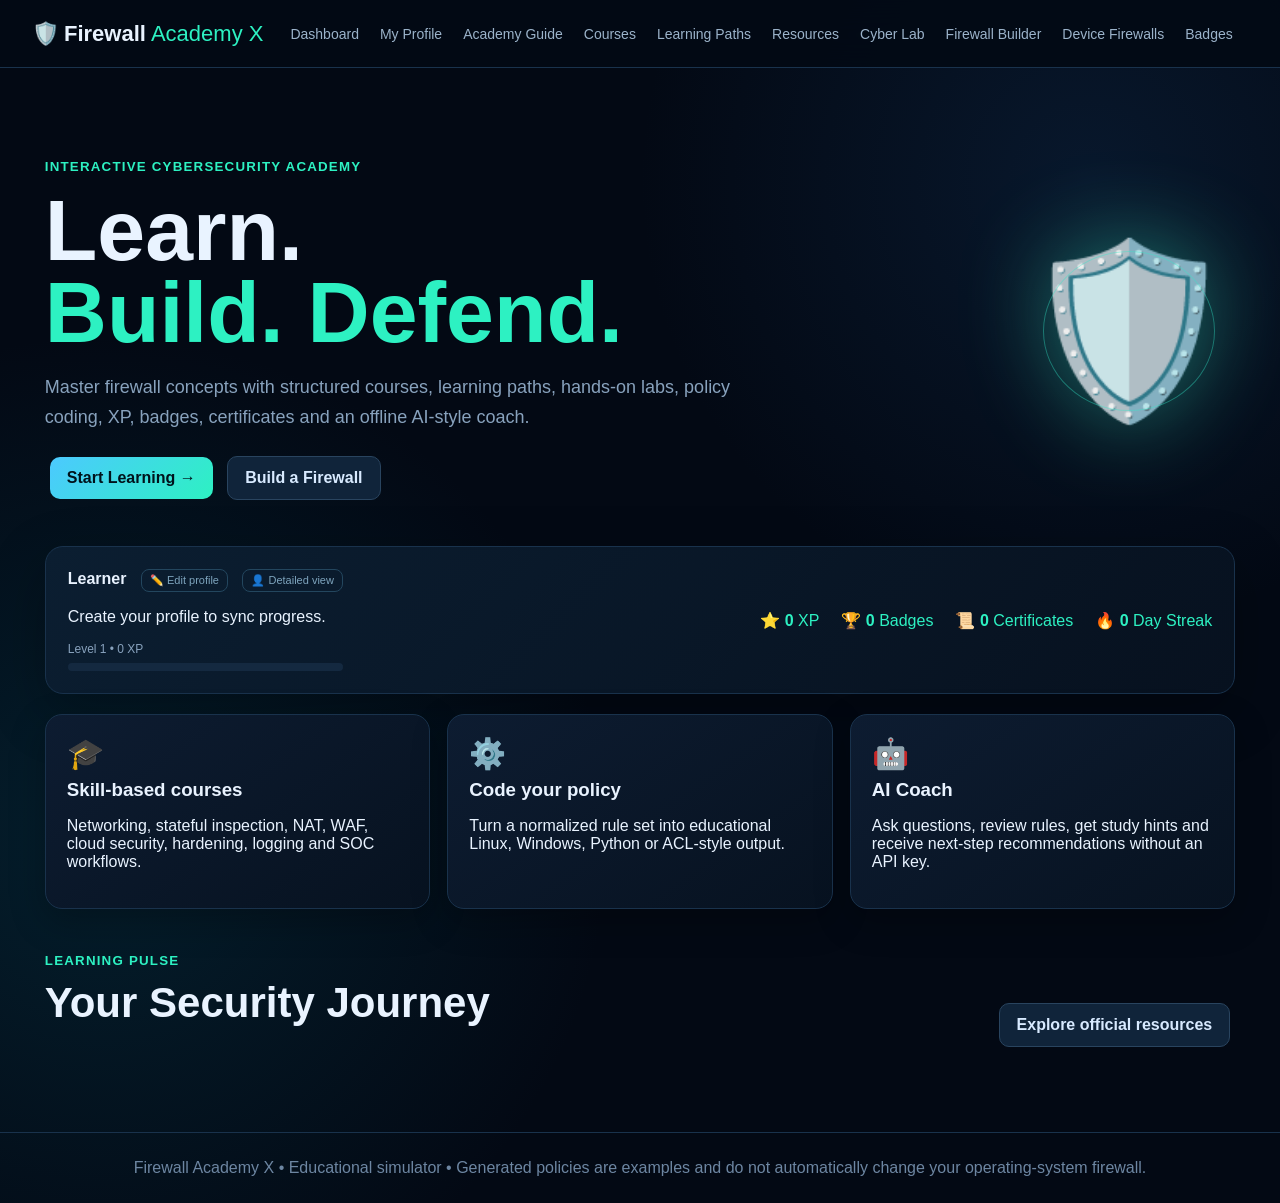
<file: index.html>
<!doctype html>
<html lang="en">
  <head>
    <meta charset="utf-8"><meta name="viewport" content="width=device-width,initial-scale=1">
    <title>Firewall Academy X</title>
    <link rel="stylesheet" href="style.css"></head>
<body>
  <header>
    <div class="logo">🛡️ <b>Firewall</b>
      <span>Academy X</span>
    </div>
    <nav>
<button data-page="dashboard">Dashboard</button>
<button data-page="profileDetails">My Profile</button>
<button data-page="guide">Academy Guide</button>
<button data-page="courses">Courses</button>
<button data-page="paths">Learning Paths</button>
<button data-page="resources">Resources</button>
<button data-page="lab">Cyber Lab</button>
<button data-page="builder">Firewall Builder</button>
<button data-page="deviceFirewall">Device Firewalls</button>
<button data-page="badges">Badges</button>
<button data-page="certificates">Certificates</button>
<button data-page="ai">AI Coach</button>
<button data-page="admin">Admin Users</button>
<button data-page="login" id="loginNav">🔐 Login</button>
</nav>
</header>
<main>
<section id="dashboard" class="page active">
  <div class="hero"><div>
    <small>INTERACTIVE CYBERSECURITY ACADEMY</small>
    <h1>Learn.<br>
      <em>Build. Defend.</em></h1>
      <p>Master firewall concepts with structured courses, learning paths, hands-on labs, policy coding, XP, badges, certificates and an offline AI-style coach.</p>
      <button class="primary" data-page="courses">Start Learning →</button>
       <button class="secondary" data-page="builder">Build a Firewall</button>
      </div>
      <div class="orb">🛡️<div class="pulse">
      </div>
    </div>
  </div>
<div class="profile">
  <div><b id="userName">Learner</b>
    <button class="profileEdit" onclick="openProfile()">✏️ Edit profile</button>
    <button class="profileEdit" onclick="show('profileDetails')">👤 Detailed view</button>
    <p id="userEmail">Create your profile to sync progress.</p>
    <div class="levelbar">
      <span id="levelText">Level 1 • 0 XP</span>
      <div>
        <i id="levelFill"></i>
      </div>
    </div></div>
    <div class="stats">
      <span>⭐ <b id="xp">0</b> XP</span>
      <span>🏆 <b id="badgeCount">0</b> Badges</span>
      <span>📜 <b id="certCount">0</b> Certificates</span>
      <span>🔥 <b id="streak">0</b> Day Streak</span></div></div>
<div class="grid three">
  <div class="card">
    <span class="icon">🎓</span>
    <h3>Skill-based courses</h3>
    <p>Networking, stateful inspection, NAT, WAF, cloud security, hardening, logging and SOC workflows.</p>
  </div><div class="card">
    <span class="icon">⚙️</span>
    <h3>Code your policy</h3>
    <p>Turn a normalized rule set into educational Linux, Windows, Python or ACL-style output.</p>
  </div><div class="card">
    <span class="icon">🤖</span>
    <h3>AI Coach</h3><p>Ask questions, review rules, get study hints and receive next-step recommendations without an API key.</p>
  </div>
</div>
<div class="sectionhead"><div>
  <small>LEARNING PULSE</small>
  <h2>Your Security Journey</h2>
</div>
<button class="secondary" onclick="show('resources')">Explore official resources</button>
</div><div id="dashboardCards" class="grid"></div>
</section>

<section id="profileDetails" class="page">
  <div class="profileDetailHero"><div>
    <small>YOUR SECURITY IDENTITY</small>
    <h2>👤 My Learning Profile</h2>
    <p class="muted lead">A detailed view of your learner account, progress, achievements, saved systems and recent academy activity.</p>
  </div>
  <div class="identityOrb">🛡️</div>
</div>
<div id="profileDetailGrid" class="grid three"></div>
<div class="sectionhead"><div>
  <small>ACTIVITY TIMELINE</small>
  <h2>Recent learning activity</h2>
</div>
<button class="secondary" onclick="openProfile()">✏️ Edit Profile</button>
</div>
<div id="activityTimeline" class="timeline card"></div>
<div class="sectionhead"><div>
  <small>DAILY MISSION</small>
  <h2>🎯 Today's Security Challenge</h2>
</div>
<button class="primary" onclick="startDailyMission()">Start Mission</button>
</div>
<div id="dailyMission" class="card missionCard"></div>
<div class="sectionhead"><div>
  <small>ACCOUNT DETAILS</small>
  <h2>Stored learner information</h2>
</div>
</div>
<div id="accountDetails" class="card accountDetails"></div>
</section>

<section id="guide" class="page"><div class="guideHero">
  <div>
    <small>WELCOME TO YOUR LEARNING CENTER</small>
    <h2>🎓 Academy Guide</h2>
    <p class="muted lead">One page that explains what every part of Firewall Academy X does, what users should learn, how to complete the labs, how points and certificates work, and where to continue learning on Google, YouTube, Instagram and Facebook.</p>
    <div class="guideActions">
      <button class="primary" onclick="show('courses')">Explore All Courses →</button>
      <button class="secondary" onclick="show('lab')">Start a Lab 🧪</button>
      <button class="secondary" onclick="show('builder')">Build a Firewall 🛡️</button>
    </div></div>
    <div class="guideOrb">🧠<span>LEARN<br>BUILD<br>DEFEND</span>
    </div></div>
<div class="guideSteps">
  <div class="guideStep">
    <b>01</b>
    <h3>Learn</h3>
    <p>Open a course, read the lesson goals and use the external learning buttons for deeper study.</p>
  </div>
  <div class="guideStep">
    <b>02</b>
    <h3>Practice</h3>
    <p>Use Cyber Lab challenges to test ports, rule order, least privilege and OWASP concepts.</p>
  </div>
  <div class="guideStep">
    <b>03</b><h3>Build</h3>
    <p>Create your own educational firewall policy, analyze it and generate code examples.</p>
  </div>
  <div class="guideStep">
    <b>04</b>
    <h3>Prove</h3>
    <p>Earn XP, badges and interactive certificates as you complete your learning journey.</p>
  </div>
</div>
<div class="sectionhead">
  <div><small>COURSE MAP</small>
    <h2>What is inside each course?</h2>
  </div><span class="tag">8 COURSES • 8 CERTIFICATES</span>
</div>
<div id="guideCourses" class="grid guideCourses">
</div>
<div class="sectionhead">
  <div>
    <small>LAB GUIDANCE</small>
    <h2>How users should use the Cyber Lab</h2>
  </div>
  <button class="secondary" onclick="show('lab')">Open Cyber Lab →</button>
</div>
<div class="grid guideLabGrid">
  <article class="card guideFeature">
    <div class="featureIcon">🔎</div>
    <h3>Port Detective</h3>
    <p>Learn common services such as SSH, HTTPS and RDP. Decide which services should be exposed and which should be restricted.</p>
    <ol>
      <li>Read the service and port.</li>
      <li>Choose the best answer.</li>
      <li>Review the explanation and earn XP.</li>
    </ol>
  </article>
  <article class="card guideFeature">
    <div class="featureIcon">📐</div>
    <h3>Rule Order Challenge</h3>
    <p>Understand why specific security decisions may need to take priority over broad rules depending on the firewall's evaluation model.</p>
    <ol>
      <li>Identify the broad rule.</li>
      <li>Find the narrow security decision.</li>
      <li>Think about evaluation order.</li>
    </ol>
  </article>
  <article class="card guideFeature">
    <div class="featureIcon">🔐</div>
    <h3>Least Privilege</h3>
    <p>Practice replacing broad policies with specific source, protocol and service combinations.</p>
    <ol>
      <li>Start with a broad example.</li>
      <li>Specify source and destination.</li>
      <li>Limit the protocol and port.</li>
    </ol>
  </article>
  <article class="card guideFeature">
    <div class="featureIcon">🧭</div>
    <h3>OWASP Mapping</h3>
    <p>Connect firewall and web-security thinking with the current OWASP Top 10:2025 awareness categories.</p>
    <ol>
      <li>Read the scenario.</li>
      <li>Select the matching category.</li>
      <li>Open the official OWASP resource for deeper study.</li>
    </ol>
  </article>
</div>
<div class="sectionhead"><div>
  <small>REWARDS</small>
  <h2>How points, badges & certificates work</h2>
</div>
</div>
<div class="grid guideRewardGrid">
  <article class="card rewardCard">
    <span>⭐</span>
    <h3>XP & Points</h3>
    <p>XP measures progression toward levels. Points represent total learning activity across courses, labs, policy analysis and builder tasks.</p>
    <b>Tip:</b> Complete different activity types rather than repeating the same action.
  </article>
    <article class="card rewardCard">
      <span>🏆</span>
      <h3>Badges</h3>
      <p>Badges recognize milestones such as reaching XP thresholds, completing practical labs, saving firewall systems and generating code.</p>
      <b>Tip:</b> Open the Badges page to see earned and locked achievements.
    </article>
    <article class="card rewardCard">
      <span>📜</span>
      <h3>Certificates</h3>
      <p>Completing a course creates a course-specific certificate with learner name, certificate ID, issue date and XP information.</p>
      <b>Tip:</b> Use View Certificate, Verify, Share or Print / Save PDF.
    </article>
  </div>
<div class="sectionhead">
  <div>
    <small>FIREWALL BUILDER</small>
    <h2>How to create your own firewall system</h2>
  </div>
  <button class="primary" onclick="show('builder')">Open Builder →</button>
</div>
<div class="builderGuide card">
  <div class="builderGuideStep">
    <span>1</span>
    <div>
      <h3>Name your system</h3>
      <p>Give the firewall design a meaningful name and choose the target style such as Linux, Windows, Cisco-style ACL or Cloud Security Group.</p>
    </div>
  </div>
  <div class="builderGuideStep">
    <span>2</span>
    <div>
      <h3>Add rules</h3>
      <p>Use the quick templates or write your own educational policy. Prefer specific sources, protocols, ports and destinations.</p>
    </div></div>
    <div class="builderGuideStep">
      <span>3</span>
      <div>
        <h3>Analyze the policy</h3>
        <p>Run the analyzer to identify broad rules, missing defaults and other learning opportunities.</p>
      </div></div>
      <div class="builderGuideStep">
        <span>4</span>
        <div>
          <h3>Generate code & save</h3>
          <p>Generate an educational code example, review it carefully and save the system to your learner profile.</p>
        </div>
      </div>
    </div>
<div class="sectionhead">
  <div>
    <small>AI LEARNING ASSISTANT</small>
    <h2>What the AI Coach can help with</h2>
  </div>
  <button class="secondary" onclick="show('ai')">Ask AI Coach →</button>
</div>
<div class="aiGuide card">
  <div class="aiGuidePulse">🤖</div>
<div>
  <h3>Personal study guidance</h3>
  <p class="muted">Ask for simple explanations, rule reviews, study plans, WAF concepts, OWASP mappings, port explanations, least-privilege guidance or help understanding a lab.</p>
  <div class="aiPromptChips">
    <button onclick="show('ai');askAI('Explain firewall fundamentals for a beginner')">Beginner explanation</button>
    <button onclick="show('ai');askAI('Give me a 7 day firewall study plan')">7-day plan</button>
    <button onclick="show('ai');askAI('Review this policy: ALLOW ANY ANY')">Review a policy</button>
  </div></div>
</div>
<div class="sectionhead">
  <div>
  <small>EXTERNAL LEARNING HUB</small>
  <h2>Learn with Google, YouTube, Instagram & Facebook</h2>
</div>
</div>
<div class="socialLearning card">
  <p class="muted">Firewall Academy X keeps external content as links. Google helps users discover documentation, YouTube provides video tutorials, Instagram can be used for short-form security content, and Facebook can be used for community discussions. Always verify technical advice against authoritative documentation.</p>
  <div class="socialGrid large">
    <a class="socialBtn google" href="https://www.google.com/search?q=firewall+cybersecurity+tutorial" target="_blank" rel="noopener">🔎 <b>Google</b>
      <small>Search firewall tutorials</small>
    </a>
    <a class="socialBtn youtube" href="https://www.youtube.com/results?search_query=firewall+cybersecurity+tutorial" target="_blank" rel="noopener">▶ <b>YouTube</b>
      <small>Watch firewall tutorials</small>
    </a>
    <a class="socialBtn instagram" href="https://www.instagram.com/explore/search/keyword/?q=cybersecurity" target="_blank" rel="noopener">◎ <b>Instagram</b>
      <small>Explore security content</small>
    </a>
    <a class="socialBtn facebook" href="https://www.facebook.com/search/top?q=cybersecurity" target="_blank" rel="noopener">f <b>Facebook</b>
      <small>Explore security communities</small>
    </a>
  </div>
</div>
<div class="guideNote card">
  <b>📌 Important:</b> The Academy is an educational simulator. Generated firewall configurations are examples for learning and do not automatically change the operating-system firewall.
   For web security, the guide points learners to OWASP Top 10:2025, which OWASP describes as an awareness starting point rather than a complete security standard. 
  <a href="https://top10.owasp.org/2025/en/" target="_blank" rel="noopener">Open OWASP Top 10:2025 ↗</a>
</div>
</section>

<section id="courses" class="page">
  <small>COURSE LIBRARY • 50 ONE-HOUR COURSES</small>
  <h2>Courses & Lessons</h2>
  <p class="muted">Every course includes a full syllabus, learning outcomes, skills, XP, practical focus and a printable certificate. Complete each course once to unlock its reward.</p>
  <div class="filters">
    <button class="chip active" onclick="filterCourses('All',this)">All</button>
    <button class="chip" onclick="filterCourses('Beginner',this)">Beginner</button>
    <button class="chip" onclick="filterCourses('Intermediate',this)">Intermediate</button>
    <button class="chip" onclick="filterCourses('Advanced',this)">Advanced</button>
    <button class="chip" onclick="filterCourses('Career',this)">Career</button>
  </div>
  <div id="coursesGrid" class="grid">
    <div class="card course">
    <span class="tag">BEGINNER • 150 XP</span>
    <h3>🛡️ Firewall Fundamentals</h3>
    <p class="muted">Networking, ports, protocols, filtering and default policies.</p>
    <p>📚 8 lessons • 📜 Certificate</p>
    <button class="secondary" data-page="courses">Open Course Library</button>
  </div>
  <div class="card course">
    <span class="tag">INTERMEDIATE • 275 XP</span>
    <h3>🌐 Web Application Firewall</h3>
    <p class="muted">HTTP security, WAF rules, custom rules and rate limiting.</p>
    <p>📚 8 lessons • 📜 Certificate</p>
    <button class="secondary" data-page="courses">Explore WAF Course</button>
  </div><div class="card course">
    <span class="tag">CAREER • 500 XP</span>
    <h3>🏗️ Firewall Architect Capstone</h3>
    <p class="muted">Design, document and test an enterprise firewall architecture.</p>
    <p>📚 8 lessons • 📜 Certificate</p>
    <button class="secondary" data-page="courses">Explore Capstone</button>
  </div>
</div>
</section>
<section id="paths" class="page">
  <small>ROADMAPS</small>
  <h2>Learning Paths</h2>
  <div id="pathsGrid" class="roadmap">
    <div class="path card">
      <span class="pathnum">01</span>
      <div>
        <b>🟢 Firewall Foundations</b>
        <p>Networking → ports → filtering → first policy.</p>
        <span class="tag">Beginner • 250 XP • 4 modules</span>
      </div></div>
      <div class="path card">
        <span class="pathnum">02</span>
        <div>
          <b>🟣 Web & WAF Defender</b>
          <p>HTTP → WAF → custom rules → rate limiting.</p>
          <span class="tag">Intermediate • 500 XP • 5 modules</span>
        </div></div>
        <div class="path card">
          <span class="pathnum">03</span>
          <div><b>🟠 Firewall Architect Capstone</b>
            <p>Enterprise zones → policy model → logging → testing.</p>
            <span class="tag">Career • 1000 XP • 8 modules</span>
          </div>
        </div>
      </div>
      </section>

<section id="resources" class="page">
  <small>CURATED KNOWLEDGE + SOCIAL LEARNING</small>
  <h2>Official Security Resources</h2>
  <p class="muted">Official references for OWASP, WAF, cloud security and secure web development. Each card is loaded with a local fallback so the content remains visible even if the API is temporarily unavailable.</p>
  <div id="resourcesGrid" class="grid">
    <div class="card resource">
      <div class="resourceIcon">🔴</div>
      <span class="tag">OWASP</span>
      <h3>OWASP Top 10: 2025</h3>
      <p class="muted">Current awareness resource for major web application security risks.</p>
      <a class="resourceLink" href="https://top10.owasp.org/2025/" target="_blank" rel="noopener">Open official resource ↗</a>
    </div><div class="card resource">
      <div class="resourceIcon">🟠</div>
      <span class="tag">Cloudflare</span>
      <h3>Cloudflare WAF Learning Path</h3>
      <p class="muted">Official learning material for WAF and application security.</p>
      <a class="resourceLink" href="https://developers.cloudflare.com/learning-paths/application-security/firewall/" target="_blank" rel="noopener">Open official resource ↗</a>
    </div>
    <div class="card resource">
      <div class="resourceIcon">🔵</div>
      <span class="tag">MDN</span><h3>MDN Website Security</h3>
      <p class="muted">Practical guidance for secure web development and server-side security.</p>
      <a class="resourceLink" href="https://developer.mozilla.org/en-US/docs/Learn_web_development/Extensions/Server-side/First_steps/Website_security" target="_blank" rel="noopener">Open official resource ↗</a>
    </div>
  </div>
  <div class="socialHub card">
    <div>
    <span class="tag">4-WAY LEARNING HUB</span>
    <h3>Learn, watch, search & follow</h3>
    <p class="muted">Use Google for topic discovery, YouTube for tutorials, Instagram for short-form security content, and Facebook for community discussions. The app opens the platforms without copying their content.</p>
  </div>
  <div class="socialGrid">
    <a class="socialBtn google" href="https://www.google.com/search?q=firewall+cybersecurity" target="_blank" rel="noopener">🔎 Google Search</a>
    <a class="socialBtn youtube" href="https://www.youtube.com/results?search_query=firewall+cybersecurity" target="_blank" rel="noopener">▶ YouTube Videos</a>
    <a class="socialBtn instagram" href="https://www.instagram.com/explore/search/keyword/?q=cybersecurity" target="_blank" rel="noopener">◎ Instagram</a>
    <a class="socialBtn facebook" href="https://www.facebook.com/search/top?q=cybersecurity" target="_blank" rel="noopener">f Facebook</a>
  </div></div>
</section>

<section id="lab" class="page">
  <small>HANDS-ON PRACTICE</small>
  <h2>Cyber Lab</h2>
  <p class="muted lead">Interactive challenges now validate your choice, explain the answer, and award XP only once per browser profile.</p>
  <div class="labgrid">
    <div class="card lab">
      <span class="tag">LAB 01 • 15 XP</span>
      <h3>Port Detective</h3>
      <p>Which port is commonly used for HTTPS on a public web server?</p>
      <select id="portQ">
        <option value="" selected>Choose a port...</option>
        <option value="22">22 — SSH</option>
        <option value="443">443 — HTTPS</option>
        <option value="3389">3389 — RDP</option>
      </select>
      <button class="primary" onclick="checkPort()">Submit Lab</button>
      <div id="portResult"></div>
    </div>
<div class="card lab">
  <span class="tag">LAB 02 • 15 XP</span>
  <h3>Rule Order Challenge</h3>
  <p>Which should generally be evaluated first when a narrow security block must beat a broad allow?</p>
  <select id="orderQ">
    <option value="">Choose...</option>
    <option value="allow">Broad ALLOW</option>
    <option value="block">Specific BLOCK</option>
  </select>
  <button class="primary" onclick="checkOrder()">Submit Lab</button>
  <div id="orderResult"></div>
</div>
<div class="card lab">
  <span class="tag">LAB 03 • 20 XP</span>
  <h3>Least Privilege</h3><p>Rewrite a broad policy into a narrower educational rule.</p>
  <textarea id="leastInput" placeholder="Example: ALLOW TCP 443 FROM 10.0.0.0/24">
  </textarea>
  <button class="primary" onclick="checkLeast()">Review Policy</button>
  <div id="leastResult"></div></div>
<div class="card lab">
  <span class="tag">LAB 04 • 25 XP</span>
  <h3>OWASP Mapping</h3>
  <p>Which 2025 OWASP category most directly describes unsafe configuration choices?</p>
  <select id="owaspQ">
    <option value="">Choose...</option>
    <option>Security Misconfiguration</option>
    <option>Injection</option>
    <option>Cryptographic Failures</option>
  </select>
  <button class="primary" onclick="checkOwasp()">Submit Lab</button>
  <div id="owaspResult"></div>
</div></div>
</section>

<section id="deviceFirewall" class="page">
  <small>BROWSER ENVIRONMENT CHECK</small>
  <h2>🖥️ This browser & computer</h2>
  <p class="muted lead">Live Server/browser mode cannot directly query or change your operating-system firewall.
     This page performs safe browser-side checks and gives you the correct platform commands for a real firewall inspection. It does not require a local Node.js server.</p>
  <div class="grid three">
    <article class="card osCard">
      <span class="bigIcon">🌐</span>
      <h3>Browser</h3>
      <p>Checks whether the browser is online, whether this page is using a secure context, and whether browser storage is available.</p>
      <code>navigator.onLine</code><br>
      <code>window.isSecureContext</code>
    </article>
    <article class="card osCard">
      <span class="bigIcon">🪟</span>
      <h3>Windows</h3>
      <p>For the actual Windows Defender Firewall status, run the following in PowerShell on your computer.</p>
      <code>Get-NetFirewallProfile</code>
      <p><small>Windows Security → Firewall & network protection is also available.</small></p>
      </article>
      <article class="card osCard">
        <span class="bigIcon">🐧</span>
        <h3>Linux / macOS</h3>
        <p>Use the platform's supported local firewall command. A browser page cannot execute these commands directly.</p>
        <code>Linux: ufw status</code>
        <br><code>Linux: firewall-cmd --state</code>
        <br><code>macOS: socketfilterfw --getglobalstate</code>
      </article>
    </div>
    <div class="sectionhead">
        <div><small>LOCAL MACHINE CHECK</small>
          <h2 id="deviceFirewallTitle">Browser environment ready</h2>
        </div>
        <button class="primary" onclick="loadDeviceFirewall()">↻ Refresh Status</button>
      </div>
      <div id="deviceFirewallStatus" class="card deviceStatus">
        <div class="spinner">Browser environment ready</div>
      </div>
        <div class="card safetyNote">
          <h3>🛡️ Browser-safe firewall check</h3>
          <p>Your browser intentionally blocks websites from reading OS firewall configuration directly. 
            This is a browser security restriction, not a website error. 
            The check below therefore reports browser/network capabilities instead of falsely claiming that a firewall was detected.</p>
            <div class="codeGrid"><div>
              <b>Windows PowerShell</b>
              <pre>Get-NetFirewallProfile</pre>
            </div>
            <div>
              <b>Linux</b>
              <pre>sudo firewall-cmd --list-allufw statusnft list ruleset</pre>
            </div>
            <div>
              <b>macOS</b>
              <pre>socketfilterfw --getglobalstate</pre>
            </div>
          </div>
        </div>
      </section>
<section id="builder" class="page">
  <small>POLICY ENGINEERING STUDIO</small>
  <h2>Build Your Own Firewall System</h2>
  <p class="muted">Create, validate, test, generate and save a normalized firewall policy. 
    The builder never executes generated commands on your computer.</p>
    <div class="buildergrid">
      <div class="form">
      <div class="row">
      <input id="fwName" placeholder="Firewall system name">
      <select id="platform">
        <option>Linux / iptables</option>
        <option>Linux / nftables</option>
        <option>Linux / firewalld</option>
        <option>Windows Firewall</option>
        <option>macOS / Application Firewall</option>
        <option>macOS / Packet Filter (pf)</option>
        <option>Cisco-style ACL</option>
        <option>Cloud Security Group</option>
        <option>Generic Firewall Policy</option>
      </select>
    </div>
    <select id="language">
      <option>Text Policy</option>
      <option>Shell</option>
      <option>PowerShell</option>
      <option>Python</option>
      <option>ACL</option></select>
<div class="builderToolbar">
  <button class="secondary" id="newPolicy">＋ New Policy</button>
  <button class="secondary" id="demoPolicy">🧪 Load Test Policy</button>
  <button class="secondary" id="exportPolicy">⇩ Export JSON</button>
  <button class="secondary" id="importPolicy">⇧ Import JSON</button>
  <input id="importPolicyFile" type="file" accept="application/json,.json" hidden>
</div>
<div class="ruleEditor">
  <div class="ruleEditorTitle">
  <div>
    <span class="tag">RULE EDITOR</span>
    <h3 id="ruleEditorHeading">Add firewall rule</h3>
  </div>
  <span id="ruleEditMode" class="muted">New rule</span>
</div>
<div class="ruleFormGrid">
  <label>Action
    <select id="ruleAction">
      <option>ALLOW</option>
      <option>DENY</option>
    </select>
  </label>
  <label>Direction<select id="ruleDirection">
    <option>INBOUND</option>
    <option>OUTBOUND</option>
  </select>
</label>
  <label>Protocol<select id="ruleProtocol">
    <option>TCP</option>
    <option>UDP</option>
    <option>ICMP</option>
    <option>ANY</option>
  </select>
</label>
  <label>Source<input id="ruleSource" value="ANY" placeholder="IP / CIDR / ANY">
  </label>
  <label>Destination<input id="ruleDestination" value="ANY" placeholder="IP / CIDR / ANY">
  </label>
  <label>Source Port<input id="ruleSourcePort" value="ANY" placeholder="ANY / 22 / 1000-2000">
  </label>
  <label>Destination Port<input id="ruleDestinationPort" value="ANY" placeholder="ANY / 443 / 8000-8080">
  </label>
  <label>Name<input id="ruleName" placeholder="Optional rule name">
  </label>
</div>
<div class="ruleEditorActions">
  <label class="toggleLabel">
    <input id="ruleEnabled" type="checkbox" checked> Enabled</label>
    <label class="toggleLabel">
      <input id="ruleLogging" type="checkbox"> Logging</label>
      <button class="primary" id="addRule">＋ Add Rule</button>
      <button class="secondary" id="cancelEdit" hidden>Cancel Edit</button>
    </div>
  </div>
<div class="quick">
  <span class="muted quickLabel">Quick add:</span>
  <button onclick="quickRule('ALLOW','INBOUND','TCP','10.0.0.0/24','ANY','ANY','443')">+ HTTPS allow</button>
  <button onclick="quickRule('DENY','INBOUND','TCP','ANY','ANY','ANY','23')">+ Block Telnet</button>
  <button onclick="quickRule('DENY','INBOUND','TCP','ANY','ANY','ANY','3389')">+ Block RDP</button>
  <button onclick="quickRule('ALLOW','INBOUND','TCP','10.0.0.10/32','ANY','ANY','22')">+ Admin SSH</button>
</div>
<div class="ruleListHeader">
  <h3>Policy Rules</h3>
  <span id="ruleListMeta" class="muted">0 rules</span>
</div>
<div id="ruleList" class="ruleList"></div>
<textarea id="fwCode"># Educational firewall policy
ALLOW TCP 443 FROM 10.0.0.0/24
DENY TCP 23 ANY
DENY TCP 3389 FROM 0.0.0.0/0</textarea>
<div class="builderStats" id="builderStats">
  <div class="builderStat">
    <b>0</b>
    <span>RULES</span>
  </div>
  <div class="builderStat">
    <b>0</b>
    <span>DUPLICATES REMOVED</span>
  </div><div class="builderStat">
    <b class="good">Ready</b>
    <span>POLICY STATUS</span>
  </div>
</div>
<div class="builderActions">
  <button class="primary" id="analyze">🔍 Analyze Policy</button>
  <button class="secondary" id="generate">⚙️ Generate Code</button>
  <button class="secondary" id="copyGenerated">📋 Copy Code</button>
  <button class="secondary" id="downloadGenerated">⇩ Download Code</button>
  <button class="secondary" id="saveFw">💾 Save System</button
    div>
  <div id="analysis" class="result"></div>
  <div class="generatedHeader">
    <h3>Generated Output</h3>
    <span id="generatedMeta" class="muted">No code generated yet</span>
  </div>
  <pre id="generated" class="codeout"></pre>
</div>
  <div class="card">
    <h3>🧠 Policy checklist</h3>
    <ul class="checklist">
      <li>Define a deliberate default policy.</li>
      <li>Use least privilege.</li>
      <li>Restrict administration ports.</li>
      <li>Document rule purpose.</li>
      <li>Log important decisions.</li>
      <li>Review rule order.</li>
      <li>Test in a safe environment.</li>
    </ul>
    <div class="scorebox">
      <b id="policyScore">—</b>
      <span>Security readiness</span>
    </div>
    <div class="builderHelp">
      <b>💡 Builder workflow</b>
      <p>1. Add or import rules → 2. Analyze → 3. Review warnings → 4. Generate platform code → 5. Save the normalized policy.</p>
      <p class="muted">Generated code is for review/export. It is not executed automatically.</p>
    </div>
  </div>
</div>
<h3>Saved Firewall Systems</h3>
<div id="firewalls"></div>
</section>
<section id="admin" class="page">
  <div class="profileDetailHero">
    <div>
      <small>LOCAL ACADEMY ADMINISTRATION</small>
      <h2>🧑‍💻 Learner Directory & Analytics</h2>
      <p class="muted lead">View detailed learner records and academy activity for this local installation.
         Admin access is protected by a local key.</p>
        </div>
        <div class="identityOrb">📊</div>
      </div>
      <div class="adminKeyRow card">
        <input id="adminKey" type="password" placeholder="Enter admin password">
        <button class="primary" onclick="loadAdmin()">🔓 Load Users</button>
        <span id="adminStatus" class="muted"></span>
      </div>
        <div class="card adminPasswordCard"><div>
          <span class="tag">ADMIN SECURITY</span>
          <h3>🔐 Set / Change Admin Password</h3>
          <p class="muted">Create your own administrator password for this browser-only installation.
             Your password is stored as a SHA-256 hash in this browser.</p>
            </div>
            <form id="adminPasswordForm" class="adminPasswordForm" onsubmit="changeAdminPassword(event)">
              <label>Current password<div class="passwordField">
                <input id="adminCurrentPassword" type="password" minlength="6" autocomplete="current-password" required placeholder="Current admin password">
                <button type="button" onclick="togglePassword('adminCurrentPassword',this)">Show</button>
              </div>
            </label>
            <label>New password<div class="passwordField">
              <input id="adminNewPassword" type="password" minlength="8" autocomplete="new-password" required placeholder="At least 8 characters">
              <button type="button" onclick="togglePassword('adminNewPassword',this)">Show</button>
            </div>
            </label>
            <label>Confirm new password<div class="passwordField">
              <input id="adminConfirmPassword" type="password" minlength="8" autocomplete="new-password" required placeholder="Repeat new password">
              <button type="button" onclick="togglePassword('adminConfirmPassword',this)">Show</button>
            </div>
          </label>
            <button class="secondary" type="submit">🔑 Update Admin Password</button>
            <span id="adminPasswordStatus" class="authStatus" aria-live="polite"></span>
          </form>
          </div>
          <div id="adminStats" class="grid three"></div><div id="adminUsers" class="adminUsers">
          </div>
        </section>

<section id="badges" class="page">
  <small>GAMIFICATION</small>
  <h2>Badges & Points</h2>
  <p class="muted">XP comes from learning, labs, policy analysis and building.
     Points track your total activity separately from certificates.</p>
     <div id="badgesBox" class="grid"></div>
    </section>
<section id="certificates" class="page">
  <small>PROOF OF LEARNING</small>
  <h2>Interactive Certificates</h2>
  <p class="muted">Each completed course gets its own certificate with a unique ID, issue date, learner name, verification view and print-ready design.</p>
  <div id="certBox" class="grid">
  </div>
</section>
<section id="ai" class="page">
  <small>SMART LEARNING ASSISTANT</small>
  <h2>🤖 Firewall AI Coach</h2>
  <p class="muted aiCompactIntro">Gemini-powered security guidance with a clearly labeled local coach when Gemini is unavailable.</p>
  <div class="aiwrap">
<div class="coachbar">
  <div class="coachIdentity">
    <button type="button" class="secondary aiKeyButton" onclick="setBrowserGeminiKey()" title="Optional browser-only Gemini key">🔑 Gemini Key</button>
    <span class="aiLogo" aria-hidden="true">
      <svg viewBox="0 0 64 64" role="img">
        <path d="M32 4 55 13v17c0 14-9 24-23 30C18 54 9 44 9 30V13L32 4Z" fill="none" stroke="currentColor" stroke-width="3"/>
        <path d="m24 34 5 5 11-14" fill="none" stroke="currentColor" stroke-width="4" stroke-linecap="round" stroke-linejoin="round"/>
        <circle cx="45" cy="13" r="5" fill="currentColor"/><path d="M45 5v16M37 13h16" stroke="currentColor" stroke-width="2"/>
      </svg>
    </span>
    <span>
      <b>Firewall AI Coach</b>
      <small id="aiProviderStatus">Checking AI connection…</small>
    </span>
  </div>
  <span class="coachStatus">
    <i></i>
    <span id="aiStatusText">Local Firewall Coach</span></span>
</div>
<div id="chat" class="chat" aria-live="polite">
  <div class="chatMessage bot">
    <span class="msgAvatar">✦</span>
    <div class="messageBody">
      <b>Firewall AI Coach</b>
      <div class="aiMarkdown">
        <p>👋 Hi! Ask me about firewall types, ports, stateful inspection, NAT, WAF, OWASP, rule order, logging, or paste a policy for a review.</p>
      </div>
    </div>
  </div>
</div>
<div id="aiTyping" class="aiTyping hidden">
  <span>
  </span>
  <span></span>
  <span></span><em>Firewall AI Coach is thinking...</em>
</div>
<div class="suggestions"><button onclick="askAI('Explain stateful firewall in simple words')">Stateful firewall</button>
  <button onclick="askAI('How should I design firewall rules?')">Rule design</button>
  <button onclick="askAI('Explain OWASP Top 10')">OWASP</button>
  <button onclick="askAI('Review this rule: ALLOW ANY ANY')">Review a rule</button>
  <button onclick="askAI('Give me a learning plan for firewall security')">My study plan</button>
</div>
<div class="ask">
  <input id="aiInput" autocomplete="off" placeholder="Ask Firewall AI Coach anything..." aria-label="Ask Firewall AI Coach">
  <button class="primary" id="aiSendBtn" onclick="sendAI()">Send <span>➤</span>
  </button>
</div>
</div>
</section>
</main>
<section id="login" class="page">
<div class="loginShell loginShellPro">
  <div class="loginHero">
    <span class="loginBadge">🛡️ FIREWALL ACADEMY X</span>
    <h2>Secure academy access</h2>
    <p class="lead muted">Choose your account type below. Learners can access courses and progress, while administrators can securely open the learner directory and analytics.</p>
    <div class="loginBenefits">
      <span>📚 <b>Learning</b><small>Courses & interactive lessons</small></span>
      <span>⭐ <b>Progress</b><small>XP, badges & certificates</small></span>
      <span>🧑‍💻 <b>Administration</b><small>Protected analytics</small></span>
      <span>🔒 <b>Secure Access</b><small>Role-specific login</small></span>
    </div>
    <div class="loginSecurityNote">🔐 Browser-only mode stores learner accounts locally in this browser. Admin access uses the configured academy admin key.</div>
  </div>
  <div class="card authCard authCardPro">
    <div class="roleSwitch" role="tablist" aria-label="Login type">
      <button id="userLoginRole" class="roleTab active" type="button" onclick="switchLoginRole('user')">
        <span>👤</span><b>User Login</b>
        <small>Student / learner</small>
      </button>
      <button id="adminLoginRole" class="roleTab" type="button" onclick="switchLoginRole('admin')">
        <span>🧑‍💻</span><b>Admin Login</b>
        <small>Academy administrator</small>
      </button>
    </div>

    <div id="userAuthPanel">
      <div class="authTabs"><button id="loginTab" class="active" type="button" onclick="switchAuth('login')">Sign In</button>
        <button id="registerTab" type="button" onclick="switchAuth('register')">Create Account</button>
      </div>
      <form id="loginForm" onsubmit="submitLogin(event)">
        <div class="authTitle">
          <span>Welcome back, learner</span>
          <small>Continue your cybersecurity journey.</small>
        </div>
        <label>Email address<input id="loginEmail" type="email" autocomplete="email" placeholder="you@example.com" required></label>
        <label>Password<div class="passwordField">
          <input id="loginPassword" type="password" autocomplete="current-password" minlength="6" placeholder="Enter your password" required>
          <button type="button" onclick="togglePassword('loginPassword',this)">Show</button>
        </div>
        </label>
        <button class="primary wide" type="submit">🔐 Sign In as User</button>
        <p class="authHint">New here? Choose <b>Create Account</b> to start a persistent learner profile.</p>
      </form>
      <form id="registerForm" class="hidden" onsubmit="submitRegister(event)">
        <div class="authTitle">
          <span>Create your learner account</span>
          <small>Your certificate name and progress will use this profile.</small>
        </div>
        <label>Full name<input id="registerName" type="text" autocomplete="name" minlength="2" maxlength="80" placeholder="Your full name" required></label>
        <label>Email address<input id="registerEmail" type="email" autocomplete="email" placeholder="you@example.com" required></label>
        <label>Password<div class="passwordField"><input id="registerPassword" type="password" autocomplete="new-password" minlength="6" placeholder="At least 6 characters" required>
          <button type="button" onclick="togglePassword('registerPassword',this)">Show</button>
        </div>
      </label>
        <label>Confirm password<div class="passwordField">
          <input id="registerConfirm" type="password" autocomplete="new-password" minlength="6" placeholder="Repeat your password" required>
          <button type="button" onclick="togglePassword('registerConfirm',this)">Show</button>
        </div>
      </label>
        <button class="primary wide" type="submit">🚀 Create User Account</button>
        <p class="authHint">This creates a learner account for the local academy installation.</p>
      </form>
    </div>

    <form id="adminLoginForm" class="adminLoginPanel hidden" onsubmit="submitAdminLogin(event)">
      <div class="adminLoginIcon">🛡️</div>
      <div class="authTitle">
        <span>Administrator access</span>
        <small>Open protected learner analytics and account management.</small>
      </div>
      <div class="adminAccessBadge">
        <span>●</span> ADMIN CONSOLE • KEY REQUIRED</div>
      <label>Admin access key<div class="passwordField">
        <input id="adminLoginKey" type="password" autocomplete="current-password" placeholder="Enter academy admin key" required>
        <button type="button" onclick="togglePassword('adminLoginKey',this)">Show</button>
      </div>
      </label>
      <button class="primary wide" type="submit">🧑‍💻 Enter Admin Console</button>
      <p class="authHint">The key is checked locally in this browser and is never displayed on the page.</p>
    </form>
    <div id="authStatus" class="authStatus" aria-live="polite"></div>
  </div>
</div>
</section>

<div id="courseModal" class="modal" aria-hidden="true">
  <div class="modalPanel courseModalPanel">
    <button class="modalClose" onclick="closeModal('courseModal')">×</button>
    <div id="courseModalBody"></div>
  </div>
  </div>
<div id="lessonModal" class="modal" aria-hidden="true">
  <div class="modalPanel lessonModalPanel">
    <button class="modalClose" onclick="closeModal('lessonModal')">×</button>
    <div id="lessonModalBody"></div>
  </div>
  </div>
<div id="certModal" class="modal" aria-hidden="true">
  <div class="modalPanel certModalPanel">
    <button class="modalClose" onclick="closeModal('certModal')">×</button>
    <div id="certModalBody"></div>
  </div></div>
<div id="profileModal" class="modal" aria-hidden="true">
  <div class="modalPanel profilePanel">
    <button class="modalClose" onclick="closeModal('profileModal')">×</button>
    <div class="modalEyebrow">LEARNER PROFILE</div>
    <h2>👋 Set up your academy profile</h2>
    <p class="muted">Your name is shown on certificates and your progress dashboard. Email is optional.</p>
    <div class="profileForm">
      <input id="profileName" placeholder="Your name">
      <input id="profileEmail" type="email" placeholder="Email (optional)">
      <button class="primary" onclick="saveProfile()">Save Profile →</button>
    </div>
  </div></div>
<footer>Firewall Academy X • Educational simulator • Generated policies are examples and do not automatically change your operating-system firewall.</footer>
<script src="app.js"></script>
<script>
/* Firewall Academy X 5.6 — Offline AI Coach improvements */
(function () {
  const coachAnswers = [
    {keys:["what hacker attacks our websites","hackers attack our websites","types of hackers","cyber attacks"],
     answer:"Common web attacks include SQL injection, XSS, credential attacks, CSRF, bot abuse and DDoS. A practical defense is layered: validate input, use authentication and authorization, deploy WAF rules, rate-limit abuse, log security events, and monitor alerts."},
    {keys:["firewalls","firewall","what is firewall"],
     answer:"A firewall controls network traffic using rules. A useful rule normally defines source, destination, protocol/port and an action such as ALLOW, DENY or LOG. Good policies use least privilege, specific scopes and logging."},
    {keys:["stateful firewall","stateful"],
     answer:"A stateful firewall tracks connection state, so return traffic for an established connection can be evaluated against the session state. This differs from a stateless filter that evaluates packets mainly from individual rule fields."},
    {keys:["nat","network address translation"],
     answer:"NAT translates addresses between network zones. Common forms include source NAT for outbound connections and destination NAT/port forwarding for published services. NAT is not a replacement for a firewall policy."},
    {keys:["waf","web application firewall"],
     answer:"A WAF inspects HTTP/HTTPS traffic at the application layer. It can detect patterns associated with SQL injection, XSS and other web attacks, then allow, log or block according to policy. Rules should be tested to reduce false positives."},
    {keys:["owasp","owasp 2025"],
     answer:"OWASP resources help organize common web-application security risks. Use them as a checklist for secure design, input handling, authentication, access control, logging and testing rather than relying on one control."},
    {keys:["rule design","design a rule","firewall rule"],
     answer:"Design a firewall rule around a narrow source, destination and service. Choose the smallest required action, enable logging for important decisions, place specific rules before broad ones, and test the rule before enforcement."},
    {keys:["logging","logs","log"],
     answer:"Security logs should capture useful context such as timestamp, source, destination, service, action and rule identifier. Avoid collecting unnecessary sensitive data. Review logs for repeated denies, unusual access and policy changes."},
    {keys:["study plan","my study plan","how should i study"],
     answer:"Use a simple cycle: Learn one concept → build a small rule or example → test it → review the result → complete the quiz. Keep notes on why a decision is safe and what you would verify next."}
  ];

  function offlineCoachAnswer(q) {
    const t = String(q || "").trim().toLowerCase();
    if (!t) return "Ask a specific cybersecurity question, for example: “What is a firewall?”, “Explain WAF”, or “How should I design a rule?”";
    for (const item of coachAnswers) {
      if (item.keys.some(k => t.includes(k))) return item.answer;
    }
    return "I’m the offline Firewall Coach. I can explain firewalls, stateful inspection, NAT, WAF, OWASP, ports, least privilege, logging, segmentation, rule design and study plans. Try a specific question such as “What is a stateful firewall?”";
  }

  // Expose a stable helper for the existing coach implementation.
  window.firewallCoachOfflineAnswer = offlineCoachAnswer;

  // Add a small avatar/photo-like bot mark without changing the site's theme.
  document.addEventListener("DOMContentLoaded", function () {
    const headings = Array.from(document.querySelectorAll("h1,h2,h3")).filter(
      el => /Firewall AI Coach/i.test(el.textContent || "")
    );
    headings.forEach(h => {
      if (!h.querySelector(".fax-coach-avatar")) {
        const a = document.createElement("span");
        a.className = "fax-coach-avatar";
        a.textContent = "🤖";
        a.setAttribute("aria-label", "Firewall AI Coach");
        a.style.cssText = "display:inline-flex;align-items:center;justify-content:center;width:52px;height:52px;margin-right:12px;border-radius:14px;background:linear-gradient(135deg,#172b46,#263d68);font-size:30px;vertical-align:middle;box-shadow:0 4px 14px rgba(0,0,0,.22);";
        h.prepend(a);
      }
    });
  });
})();
</script>
</body>
</html>
</file>
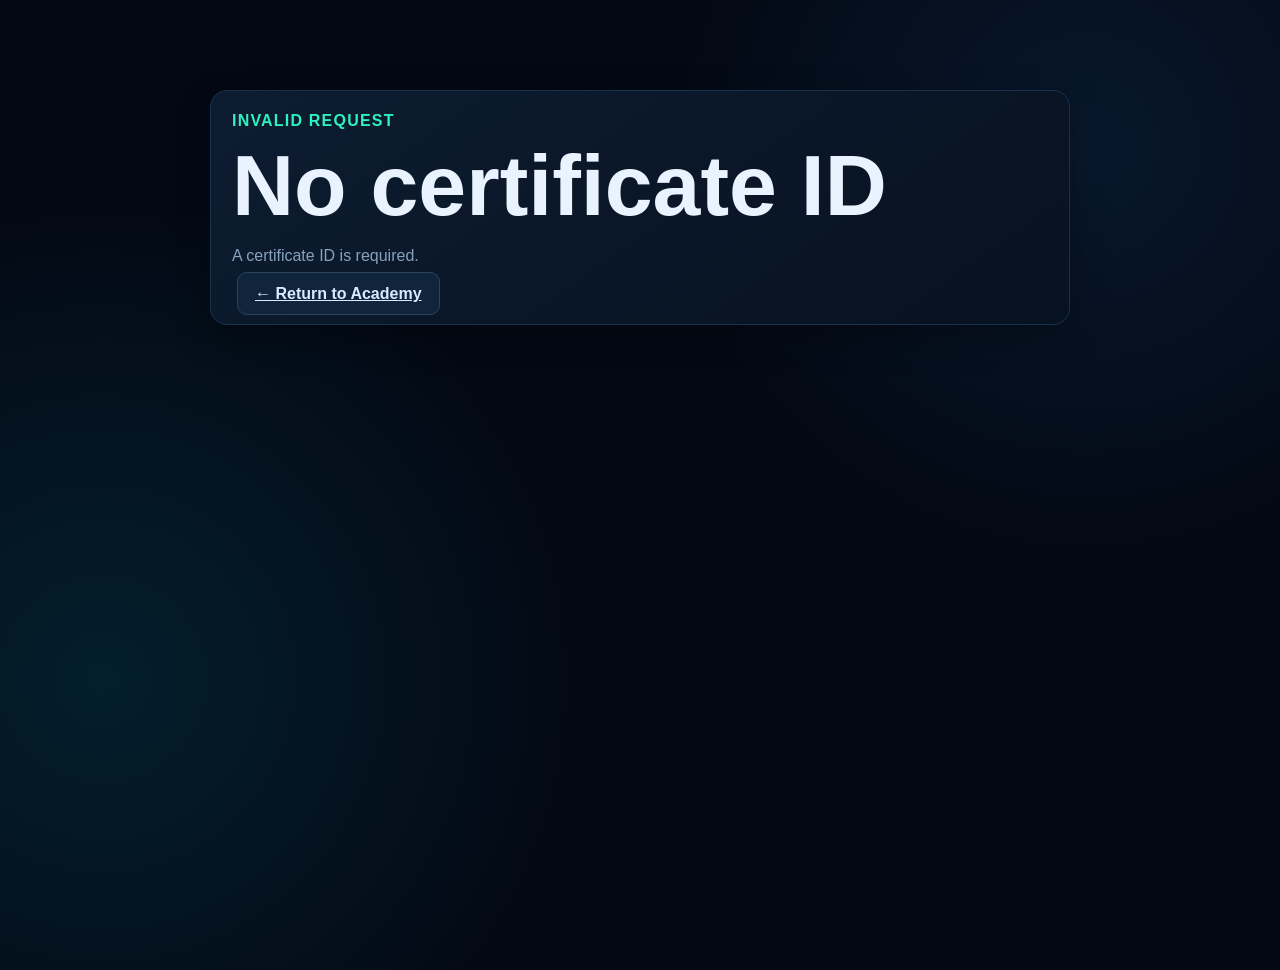
<file: verify.html>
<!doctype html>
<html lang="en">
    <head>
    <meta charset="utf-8">
    <meta name="viewport" content="width=device-width,initial-scale=1">
    <title>Certificate Verification — Firewall Academy X</title>
    <link rel="stylesheet" href="style.css"></head>
    <body>
        <main class="verifyPage">
            <div class="card" id="verifyBox">
                <span class="tag">DIGITAL CREDENTIAL</span>
                <h1>Certificate Verification</h1>
                <p class="muted">Checking the local learner record...</p>
                </div>
                </main>
                <script>
function esc(s){return String(s??'').replace(/[&<>"']/g,m=>({'&':'&amp;','<':'&lt;','>':'&gt;','"':'&quot;',"'":'&#39;'}[m]))}
function run(){
 const q=new URLSearchParams(location.search), id=q.get('id'), box=document.getElementById('verifyBox');
 if(!id){box.innerHTML='<span class="tag">INVALID REQUEST</span><h1>No certificate ID</h1><p class="muted">A certificate ID is required.</p><a class="secondary" href="index.html">← Return to Academy</a>';return}
 let found=null;
 try{
  const accounts=JSON.parse(localStorage.getItem('fwLocalAccounts')||'[]');
  for(const a of accounts){found=(a.certificates||[]).find(c=>c.number===id);if(found){found={...found,userName:a.name,userEmail:a.email};break}}
  const current=JSON.parse(localStorage.getItem('fwUser')||'null');
  if(!found&&current){found=(current.certificates||[]).find(c=>c.number===id);if(found)found={...found,userName:current.name,userEmail:current.email}}
 }catch(_){}
 // Portable QR fallback: the certificate details are carried in the verification URL, so the page can be opened on another device/browser.
 if(!found && q.get('course')) found={number:id,title:q.get('course')+' Certificate',issuedAt:q.get('issued')||new Date().toISOString(),status:q.get('status')||'VERIFIED',userName:q.get('name')||'Learner',issuer:q.get('issuer')||'Firewall Academy X',portable:true};
 if(!found){box.innerHTML='<span class="tag">NOT VERIFIED</span><h1>Certificate not found</h1><p class="muted">This certificate ID does not match a stored learner record or a valid certificate verification link.</p><a class="secondary" href="index.html">← Return to Academy</a>';return}
 const title=(found.title||'Certificate').replace(/ Certificate$/,'');
 const date=new Date(found.issuedAt);
 const issued=Number.isNaN(date.getTime())?'—':date.toLocaleDateString('en-GB',{day:'2-digit',month:'long',year:'numeric'});
 const name=(found.userName||'Learner').trim().replace(/\b\w/g,m=>m.toUpperCase());
 box.innerHTML='<span class="verifiedBadge">✓ VERIFIED DIGITAL RECORD</span><h1>'+esc(title)+'</h1><p class="muted">This certificate was issued by Firewall Academy X and passed certificate verification.</p><div class="certRealMeta"><div><b>Certificate ID</b><br>'+esc(found.number)+'</div><div><b>Learner</b><br>'+esc(name)+'</div><div><b>Issued</b><br>'+esc(issued)+'</div><div><b>Course</b><br>'+esc(title)+'</div><div><b>Issuer</b><br>Firewall Academy X</div><div><b>Status</b><br><span class="good">✓ VERIFIED</span></div></div><p class="verificationNote">Digital verification record • Certificate ID: <b>'+esc(found.number)+'</b></p><a class="secondary" href="index.html">← Return to Academy</a>';
}
run();
</script>
</body>
</html>
</file>
<file: style.css>
:root{--bg:#030914;--panel:#081525;--panel2:#0b1b2e;--line:#19324c;--text:#e9f3ff;--muted:#88a2bd;--a:#4cc9ff;--b:#2df1c2;--danger:#ff6b7a;--warn:#ffd166}*{box-sizing:border-box}html{scroll-behavior:smooth}body{margin:0;background:radial-gradient(circle at 85% 15%,#12355d55,transparent 30%),radial-gradient(circle at 8% 70%,#06495d55,transparent 35%),var(--bg);color:var(--text);font-family:Inter,Segoe UI,Arial,sans-serif;min-height:100vh}button,input,select,textarea{font:inherit}header{height:68px;display:flex;align-items:center;gap:18px;padding:0 2.5%;border-bottom:1px solid var(--line);background:#030a15ee;backdrop-filter:blur(16px);position:sticky;top:0;z-index:20;min-width:0}.logo{font-size:22px;white-space:nowrap;flex:0 0 auto;display:flex;align-items:center;gap:5px}.logo span{color:var(--b)}nav{display:flex;gap:3px;flex:1 1 auto;min-width:0;overflow-x:auto;overflow-y:hidden;flex-wrap:nowrap;justify-content:flex-start;scrollbar-width:none;padding:2px 0;overscroll-behavior-x:contain;scroll-behavior:smooth}nav::-webkit-scrollbar{display:none}nav button{background:transparent;color:#9bb3ca;border:0;padding:8px 9px;cursor:pointer;border-radius:8px;white-space:nowrap;flex:0 0 auto;font-size:14px}nav button:hover{color:#fff;background:#10243a}main{max-width:1500px;margin:auto;padding:0 3.5% 80px}.page{display:none;padding-top:48px}.page.active{display:block}small,.tag{color:var(--b);font-weight:800;letter-spacing:1.2px}h1{font-size:clamp(48px,7vw,86px);line-height:.95;margin:15px 0}h1 em{color:var(--b);font-style:normal}h2{font-size:42px;margin:10px 0 25px}h3{margin:8px 0 10px}.muted{color:var(--muted);line-height:1.65}.hero{min-height:430px;display:flex;align-items:center;justify-content:space-between}.hero p{max-width:720px;font-size:18px;line-height:1.7;color:var(--muted)}.orb{font-size:170px;filter:drop-shadow(0 0 45px #39eac477);position:relative}.pulse{position:absolute;inset:20px;border:1px solid #35e7c866;border-radius:50%;animation:pulse 2.5s infinite}@keyframes pulse{50%{transform:scale(1.2);opacity:.1}}.primary,.secondary{border:0;border-radius:10px;padding:12px 17px;font-weight:800;cursor:pointer;margin:5px}.primary{background:linear-gradient(135deg,var(--a),var(--b));color:#00121b}.secondary{background:#10243a;color:#d8eaff;border:1px solid #29445f}.primary:disabled{opacity:.45;cursor:not-allowed}.full{width:100%}.profile{display:flex;justify-content:space-between;align-items:center;gap:25px;padding:22px;border:1px solid var(--line);border-radius:18px;background:linear-gradient(135deg,#0b1e31,#07111f);box-shadow:0 18px 55px #0004}.stats{display:flex;gap:22px;flex-wrap:wrap;color:var(--b)}.levelbar{max-width:520px;margin-top:8px;color:var(--muted);font-size:12px}.levelbar>div{height:8px;background:#142940;border-radius:10px;margin-top:7px;overflow:hidden}.levelbar i{display:block;height:100%;width:0;background:linear-gradient(90deg,var(--a),var(--b))}.grid{display:grid;grid-template-columns:repeat(3,minmax(0,1fr));gap:17px}.three{margin-top:20px}.card{background:linear-gradient(145deg,#0d1c31,#071220);border:1px solid var(--line);border-radius:17px;padding:21px;box-shadow:0 12px 35px #0004}.card:hover{border-color:#2d5270;transform:translateY(-1px);transition:.2s}.dash{min-height:150px}.icon{font-size:30px}.sectionhead{display:flex;align-items:end;justify-content:space-between;margin-top:42px}.courseTop,.resourceBottom,.miniStats{display:flex;justify-content:space-between;align-items:center;gap:10px}.miniStats{justify-content:flex-start;flex-wrap:wrap;color:#9eb5ca;font-size:12px;margin:12px 0}.xpPill{background:#102e35;color:#6ff4d0;padding:6px 9px;border-radius:999px;font-size:12px;font-weight:800}.skills,.pathchips{display:flex;gap:6px;flex-wrap:wrap;margin:13px 0}.skills span,.pathchips span{font-size:12px;padding:5px 8px;border:1px solid #29445f;border-radius:999px;color:#b9d3ea;background:#09192b}.course details{border-top:1px solid var(--line);margin-top:14px;padding-top:12px;color:#bdd0e3}.course ol,.course ul{line-height:1.8;color:#9fb4c8}.course summary{cursor:pointer;color:#d9edff;font-weight:700}.filters{display:flex;gap:8px;flex-wrap:wrap;margin-bottom:20px}.chip{background:#091a2d;color:#9fb9d1;border:1px solid #29445f;border-radius:999px;padding:8px 13px;cursor:pointer}.chip.active{background:#143344;color:#68f4d0;border-color:#2f6f73}.roadmap{display:grid;gap:15px}.path{display:flex;gap:20px;align-items:flex-start}.pathnum{font-size:36px;font-weight:900;color:var(--a)}.pathBody{width:100%}.progress{height:7px;background:#142940;border-radius:10px;overflow:hidden;margin:10px 0 5px}.progress i{display:block;height:100%;background:linear-gradient(90deg,var(--a),var(--b))}.resourceIntro{grid-column:1/-1;display:flex;justify-content:space-between;align-items:center}.resourceCount{font-size:42px;font-weight:900;color:var(--b);text-align:center}.resourceCount small{display:block;font-size:11px}.resourceIcon{font-size:32px;margin-bottom:7px}.resourceBottom{border-top:1px solid var(--line);margin-top:15px;padding-top:13px;color:#7f99b3;font-size:12px}.resourceLink{color:var(--b);font-weight:800;text-decoration:none}.resourceLink:hover{text-decoration:underline}.labgrid{display:grid;grid-template-columns:repeat(2,1fr);gap:17px}.lab select,.lab textarea{width:100%;margin:10px 0}.lab textarea,.buildergrid textarea{min-height:130px}.buildergrid{display:grid;grid-template-columns:1.6fr .8fr;gap:18px}.form{background:linear-gradient(145deg,#0d1c31,#071220);border:1px solid var(--line);border-radius:17px;padding:21px}.row{display:grid;grid-template-columns:1fr 1fr;gap:10px}.form input,.form select,.form textarea,.ask input,.lab select,.lab textarea{background:#06101e;border:1px solid #27415c;color:#eaf5ff;border-radius:10px;padding:12px;outline:none}.form textarea{width:100%;margin:12px 0}.quick{display:flex;gap:7px;flex-wrap:wrap;margin:10px 0}.quick button{background:#0c2136;color:#a9c2d9;border:1px solid #28445e;border-radius:8px;padding:8px 10px;cursor:pointer}.result{margin-top:15px;background:#071421;border:1px solid var(--line);border-radius:12px;padding:15px}.codeout{white-space:pre-wrap;background:#020811;border:1px solid #1c334c;border-radius:12px;padding:15px;min-height:100px;color:#9ee9ff;overflow:auto}.scorebox{margin-top:25px;border:1px solid #24506a;border-radius:14px;padding:22px;text-align:center;background:#061725}.scorebox b{display:block;font-size:44px;color:var(--b)}.scorebox span{color:#7f99b3}.checklist{line-height:2;color:#a8bed3;padding-left:20px}.fw{display:flex;gap:20px;align-items:flex-start;background:#081523;border:1px solid var(--line);border-radius:14px;padding:15px;margin:10px 0}.fw span{min-width:250px}.fw code{white-space:pre-wrap;color:#8edcff;overflow:auto}.badge{display:flex;gap:15px;align-items:center;min-height:130px;opacity:.48}.badge.earned{opacity:1;border-color:#2d776d;box-shadow:0 0 25px #1edbb522}.badgeIcon{font-size:42px}.badge h3{margin:0}.badge p{color:#91a9c0}.badge span{font-size:12px;color:#7891a8}.certificate{text-align:center;border:2px solid #2ee8c2;background:linear-gradient(145deg,#0a1e2e,#06111d);padding:35px;border-radius:18px;box-shadow:0 0 35px #2ee8c211}.seal{font-size:45px}.aiwrap{max-width:860px;margin:auto;border:1px solid #24445e;border-radius:20px;overflow:hidden;background:#06111f;box-shadow:0 20px 60px #0005;display:flex;flex-direction:column;height:min(680px,calc(100vh - 250px));min-height:540px}.coachbar{flex:0 0 auto;display:flex;justify-content:space-between;padding:13px 18px;background:#0a1d2f;color:#86a3bc;font-size:13px}.chat{flex:1 1 auto;min-height:0;height:auto;overflow-y:auto;overflow-x:hidden;padding:20px;display:flex;flex-direction:column;gap:12px;scroll-behavior:smooth}.chat div{max-width:82%;padding:12px 15px;border-radius:14px;line-height:1.6;box-sizing:border-box}.chat .bot{align-self:flex-start;background:#0d2235;border:1px solid #1f3c56}.chat .user{align-self:flex-end;background:#104238;color:#cffff1}.chatMessage.bot .messageBody{min-width:0;overflow-wrap:anywhere}.aiMarkdown{overflow-wrap:anywhere}.aiCode{max-width:100%;overflow:auto;white-space:pre;display:block;padding:12px;background:#020a13;border:1px solid #203a53;border-radius:10px}.aiInlineCode{background:#061321;border:1px solid #1e3b53;border-radius:5px;padding:1px 5px}.suggestions{flex:0 0 auto;display:flex;gap:6px;flex-wrap:wrap;padding:0 18px 12px}.suggestions button{background:#0b2034;border:1px solid #29455e;color:#a9c6df;border-radius:999px;padding:8px 11px;cursor:pointer}.ask{flex:0 0 auto;display:flex;gap:8px;padding:15px;border-top:1px solid var(--line);background:#06111f}.ask input{flex:1;min-width:0}.empty{text-align:center}.good{color:#59f1b5}.warn{color:var(--warn)}.bad{color:var(--danger)}footer{text-align:center;border-top:1px solid var(--line);padding:26px;color:#6d86a2}.toast{position:fixed;right:22px;bottom:22px;z-index:100;background:#0d2932;color:#baffec;border:1px solid #2c9b83;padding:12px 16px;border-radius:10px;box-shadow:0 15px 35px #0007}.toast.warn{background:#30260c;color:#ffe6a0;border-color:#8d7128}@media(max-width:1100px){header{padding:0 16px;gap:10px}.logo{font-size:19px}nav{justify-content:flex-start}nav button{font-size:13px;padding:8px 8px}}@media(max-width:900px){.hero{min-height:auto;flex-direction:column;align-items:flex-start;padding:20px 0 45px}.orb{font-size:100px}.grid,.buildergrid,.labgrid{grid-template-columns:1fr}.profile{flex-direction:column;align-items:flex-start}.row{grid-template-columns:1fr}.resourceIntro{grid-column:auto;flex-direction:column;align-items:flex-start}.fw{flex-direction:column}.fw span{min-width:0}.sectionhead{align-items:flex-start;gap:10px;flex-direction:column}}
/* v4.3 interactive course + certificate enhancements */
.course{position:relative;overflow:hidden}.courseIcon{font-size:42px;margin:4px 0}.courseBrief{margin:12px 0;padding:11px 13px;border:1px solid #17334b;border-radius:11px;background:#061322}.courseBrief p{margin:5px 0;color:#8fa9c0;font-size:13px;line-height:1.5}.courseSocial{display:flex;gap:6px;flex-wrap:wrap;align-items:center;margin:13px 0;font-size:11px;color:#708ca7}.courseSocial a{padding:6px 8px;border-radius:7px;background:#091b2d;border:1px solid #203d56;color:#b8d3e9;text-decoration:none}.courseSocial a:hover{border-color:#42d8bf;color:#7cf6d8}.courseActions{display:grid;grid-template-columns:1fr 1fr;gap:7px}.socialHub{grid-column:1/-1;margin-top:18px;display:flex;justify-content:space-between;gap:20px;align-items:center}.socialGrid{display:grid;grid-template-columns:repeat(2,minmax(150px,1fr));gap:8px;min-width:430px}.socialBtn{padding:11px 13px;border-radius:10px;text-decoration:none;color:#eaf6ff;font-weight:800;border:1px solid #29445f;background:#0a1b2c}.socialBtn:hover{transform:translateY(-1px);border-color:#43d9c0}.google{box-shadow:inset 0 0 25px #4285f422}.youtube{box-shadow:inset 0 0 25px #ff003322}.instagram{box-shadow:inset 0 0 25px #e1306c22}.facebook{box-shadow:inset 0 0 25px #1877f222}.certificateCard{background:linear-gradient(145deg,#0d1f31,#07121f);border:1px solid #23465f;border-radius:18px;overflow:hidden}.certificateMini{padding:25px;text-align:center;position:relative;background:radial-gradient(circle at 50% 0,#12455a55,transparent 55%)}.certRibbon{font-size:10px;letter-spacing:3px;color:#6df2d5;font-weight:900}.certSeal{font-size:46px;margin:12px 0;color:#62f0d2;filter:drop-shadow(0 0 15px #37e1c155)}.certificateMini h3{font-size:21px}.certMeta{display:flex;justify-content:center;gap:22px;margin-top:16px;color:#7f9bb4;font-size:11px}.certMeta span:first-child{color:#6fead1}.certActions{display:flex;gap:8px;padding:13px;border-top:1px solid #1a334a;flex-wrap:wrap}.certActions button{flex:1;min-width:170px}.modal{position:fixed;inset:0;background:#020711cc;backdrop-filter:blur(12px);display:none;align-items:center;justify-content:center;padding:30px;z-index:100}.modal.open{display:flex;animation:fadeIn .18s ease}.modalPanel{width:min(1050px,96vw);max-height:92vh;overflow:auto;position:relative;background:linear-gradient(145deg,#0b1d30,#050d18);border:1px solid #2a4e68;border-radius:22px;box-shadow:0 30px 100px #000b;padding:28px}.modalClose{position:absolute;right:18px;top:14px;border:0;background:#10273d;color:#d9f0ff;width:38px;height:38px;border-radius:50%;font-size:25px;cursor:pointer;z-index:2}.modalEyebrow{color:#6ef1d2;font-weight:900;letter-spacing:1.5px;font-size:11px}.modalCourseHero{display:flex;gap:20px;align-items:center;margin:14px 0 25px;padding:20px;border:1px solid #1d3b54;border-radius:16px;background:#071523}.modalCourseIcon{font-size:58px}.modalCourseHero h2{margin:0 0 8px}.modalColumns{display:grid;grid-template-columns:1.25fr .85fr;gap:20px}.lessonList{display:grid;gap:7px}.lessonItem{display:grid;grid-template-columns:38px 1fr;gap:10px;align-items:center;padding:10px;border:1px solid #18354c;border-radius:10px;background:#061322}.lessonItem span{color:#55e8cb;font-weight:900}.lessonItem small{grid-column:2;color:#718ca7;letter-spacing:0}.modalList{line-height:1.9;color:#a8bfd2}.modalResourceBox{margin-top:20px;padding:14px;border:1px solid #22445e;border-radius:12px;background:#061523}.modalActions,.certModalActions{display:flex;justify-content:flex-end;gap:8px;margin-top:22px}.certificateFull{position:relative;padding:45px;text-align:center;border:5px solid #2de1c0;border-radius:20px;overflow:hidden;background:radial-gradient(circle at 50% 0,#12445b,#06111d 60%);box-shadow:inset 0 0 80px #27d9b411}.certGlow{position:absolute;inset:-50%;background:radial-gradient(circle,#2de1c011,transparent 45%);animation:certGlow 4s infinite}.certTop,.certDetails,.certSignature{position:relative;display:flex;justify-content:space-between;gap:15px}.certTop{letter-spacing:3px;color:#6cf3d5;font-weight:900}.certSealBig{position:relative;font-size:75px;color:#6cf3d5;margin:15px 0;animation:sealSpin 8s linear infinite}.certificateFull h1{position:relative;font-size:38px;margin:12px auto;max-width:800px;color:#f2fbff}.certificateFull h2{position:relative;font-size:34px;color:#6df1d4}.certLead,.certText{position:relative;color:#91a9bf}.certText{max-width:700px;margin:0 auto;line-height:1.7}.certDetails{position:relative;justify-content:center;margin:30px auto;max-width:700px}.certDetails span{min-width:150px;color:#b4c9da;font-size:12px}.certDetails b{display:block;color:#68efd2;margin-bottom:6px}.certSignature{margin-top:35px;color:#8ea7bd}.certSignature span:last-child{color:#6ef0d3}.modalOpen{overflow:hidden}@keyframes fadeIn{from{opacity:0}to{opacity:1}}@keyframes sealSpin{to{transform:rotate(360deg)}}@keyframes certGlow{50%{transform:scale(1.2);opacity:.5}}@media(max-width:800px){.socialHub{flex-direction:column;align-items:stretch}.socialGrid{min-width:0}.modalColumns{grid-template-columns:1fr}.courseActions{grid-template-columns:1fr}.certificateFull{padding:25px}.certDetails{flex-direction:column}.certTop{font-size:11px}.modal{padding:10px}}

/* v4.4 Academy Guide */
.guideHero{display:grid;grid-template-columns:1.5fr .6fr;gap:25px;align-items:center;padding:30px;border:1px solid #21415b;border-radius:24px;background:radial-gradient(circle at 80% 20%,#11415d,#071322 58%);box-shadow:0 25px 70px #0005}.guideHero h2{font-size:clamp(36px,5vw,62px);margin:12px 0}.lead{font-size:18px;max-width:900px}.guideActions{display:flex;gap:8px;flex-wrap:wrap}.guideOrb{height:230px;width:230px;margin:auto;border-radius:50%;display:grid;place-items:center;text-align:center;font-size:70px;color:#6ef4d4;background:radial-gradient(circle,#143e55,#071322 65%);border:1px solid #2bd7bd66;box-shadow:0 0 60px #2de1c222;animation:guideFloat 4s ease-in-out infinite}.guideOrb span{display:block;font-size:11px;line-height:1.8;letter-spacing:3px;color:#9fc3d9}.guideSteps{display:grid;grid-template-columns:repeat(4,1fr);gap:13px;margin:20px 0 35px}.guideStep{padding:20px;border:1px solid var(--line);border-radius:15px;background:linear-gradient(145deg,#0d1c31,#071220)}.guideStep>b{color:var(--b);font-size:24px}.guideStep p{color:#91a9bf;line-height:1.55}.guideCourses{grid-template-columns:repeat(2,minmax(0,1fr))}.guideCourseCard{position:relative;overflow:hidden}.guideCourseIcon{font-size:45px;position:absolute;right:20px;top:15px;filter:drop-shadow(0 0 15px #39eac477)}.guideCourseCard h3{max-width:78%;margin-top:22px}.guideLessonPreview{margin:13px 0;padding:12px 14px;border:1px solid #18364d;border-radius:12px;background:#061322;color:#b6ccdd}.guideLessonPreview ul{margin:8px 0 0;padding-left:20px;color:#8ea8bf;line-height:1.7}.guideCourseActions{display:grid;grid-template-columns:1fr 1fr;gap:8px;margin-top:15px}.guideLabGrid{grid-template-columns:repeat(2,minmax(0,1fr))}.guideFeature{min-height:260px}.featureIcon{font-size:38px}.guideFeature ol{color:#8fa9bf;line-height:1.8;padding-left:20px}.guideRewardGrid{grid-template-columns:repeat(3,minmax(0,1fr))}.rewardCard>span{font-size:36px}.rewardCard p{color:#90a8bf;line-height:1.65}.rewardCard b{color:#6cf2d5}.builderGuide{display:grid;grid-template-columns:repeat(2,1fr);gap:10px}.builderGuideStep{display:flex;gap:15px;padding:15px;border:1px solid #18354c;border-radius:13px;background:#071522}.builderGuideStep>span{width:35px;height:35px;border-radius:50%;display:grid;place-items:center;background:#12384a;color:#6cf2d5;font-weight:900;flex:none}.builderGuideStep p{color:#8da7bd;line-height:1.55}.aiGuide{display:flex;align-items:center;gap:22px;background:linear-gradient(135deg,#0d2134,#071421)}.aiGuidePulse{width:80px;height:80px;display:grid;place-items:center;border-radius:20px;font-size:42px;background:#0c3441;box-shadow:0 0 35px #2de1c222}.aiPromptChips{display:flex;gap:7px;flex-wrap:wrap}.aiPromptChips button{background:#0b2034;border:1px solid #29455e;color:#b7cee2;border-radius:999px;padding:8px 11px;cursor:pointer}.socialLearning{margin-top:18px}.socialGrid.large{grid-template-columns:repeat(4,minmax(0,1fr));min-width:0;margin-top:16px}.socialGrid.large .socialBtn{display:flex;flex-direction:column;gap:4px;text-align:left}.socialGrid.large .socialBtn small{color:#8fa8be;letter-spacing:0;font-weight:500}.guideNote{margin-top:18px;color:#a9bfd2;line-height:1.7}.guideNote a{color:var(--b);text-decoration:none}.guideNote a:hover{text-decoration:underline}@keyframes guideFloat{50%{transform:translateY(-7px)}}
@media(max-width:900px){.guideHero{grid-template-columns:1fr}.guideOrb{width:170px;height:170px;font-size:55px}.guideSteps,.guideCourses,.guideLabGrid,.guideRewardGrid,.builderGuide{grid-template-columns:1fr}.aiGuide{align-items:flex-start;flex-direction:column}.socialGrid.large{grid-template-columns:1fr 1fr}}
.lessonCheck{position:relative;cursor:pointer;transition:.18s ease}.lessonCheck:hover{border-color:#2fd8bc;background:#071b2b;transform:translateY(-1px)}.lessonCheck input{position:absolute;opacity:0;pointer-events:none}.lessonCheck:has(input:checked){border-color:#35d9bb;background:#082a2b;box-shadow:inset 0 0 25px #2de1c012}.lessonCheck:has(input:checked) b{text-decoration:line-through;text-decoration-color:#5cefd2;color:#8debd8}.lessonCheck span{display:grid;place-items:center;width:30px;height:30px;border-radius:8px;background:#0b2940}.lessonCheck:has(input:checked) span{background:#2de1c0;color:#04151b}.courseProgress{margin-top:14px;width:min(520px,100%);height:9px}.courseTip{margin-top:16px;padding:14px;border:1px solid #1d4258;background:#061523}.courseTip p{color:#8ea8be;line-height:1.55;margin-bottom:0}
.profileEdit{margin-left:10px;background:transparent;border:1px solid #23465e;color:#7ea4bd;border-radius:8px;padding:4px 8px;font-size:11px;cursor:pointer}.profileEdit:hover{border-color:#43d9c0;color:#73f2d6}.profilePanel{max-width:520px}.profileForm{display:grid;gap:10px;margin-top:18px}.profileForm input{width:100%;box-sizing:border-box}

/* v4.5 auth + certificate verification */
.loginShell{max-width:1100px;margin:50px auto;display:grid;grid-template-columns:1.1fr .9fr;gap:28px;align-items:stretch}.loginHero{padding:45px;border:1px solid rgba(93,225,255,.15);border-radius:28px;background:radial-gradient(circle at 15% 10%,rgba(45,225,192,.12),transparent 40%),linear-gradient(145deg,#071521,#0a1827);box-shadow:0 25px 70px rgba(0,0,0,.22)}.loginHero h2{font-size:42px;margin:18px 0 12px}.loginBenefits{display:grid;grid-template-columns:1fr 1fr;gap:12px;margin-top:30px}.loginBenefits span{padding:14px;border:1px solid rgba(255,255,255,.08);border-radius:14px;background:rgba(255,255,255,.03);color:#cce5f4}.authCard{padding:28px}.authTabs{display:flex;gap:8px;margin-bottom:22px}.authTabs button{flex:1;border:1px solid rgba(255,255,255,.1);background:#0b1a2a;color:#9db7cc;padding:12px;border-radius:12px;cursor:pointer}.authTabs button.active{background:#123344;color:#6cf4d5;border-color:#2de1c0}.authCard label{display:block;margin:14px 0;color:#b7cfe0}.authCard input{width:100%;box-sizing:border-box;margin-top:7px;padding:13px 14px;border-radius:12px;border:1px solid rgba(255,255,255,.12);background:#07111d;color:#fff;outline:none}.authCard input:focus{border-color:#2de1c0;box-shadow:0 0 0 3px rgba(45,225,192,.08)}.wide{width:100%;margin-top:8px}.authHint{font-size:12px;color:#6f8ca1;line-height:1.5}.authStatus{margin-top:15px;padding:12px;border-radius:12px;min-height:20px}.authStatus.good{background:rgba(45,225,192,.08);color:#6cf4d5}.authStatus.bad{background:rgba(255,92,92,.08);color:#ff9898}.hidden{display:none!important}.certQrWrap{display:flex;align-items:center;gap:22px;margin-top:24px;padding:16px;border:1px dashed rgba(108,244,213,.3);border-radius:18px;background:rgba(255,255,255,.025)}.certQr{width:132px;height:132px;background:white;padding:7px;border-radius:12px;display:grid;place-items:center}.certVerifyUrl{font-size:11px;color:#7f9caf;word-break:break-all}.verifyPage{max-width:900px;margin:70px auto;padding:20px}.verifiedBadge{display:inline-flex;padding:9px 14px;border-radius:999px;background:rgba(45,225,192,.1);color:#6cf4d5;border:1px solid rgba(45,225,192,.3)}.certRealMeta{display:grid;grid-template-columns:repeat(3,1fr);gap:12px;margin-top:20px}.certRealMeta div{padding:14px;border-radius:14px;background:rgba(255,255,255,.035);border:1px solid rgba(255,255,255,.08)}@media(max-width:850px){.loginShell{grid-template-columns:1fr}.loginHero h2{font-size:32px}.certRealMeta{grid-template-columns:1fr}}

.lessonItem{display:flex;align-items:center;gap:10px}.lessonItem>label{display:grid;grid-template-columns:auto auto 1fr;gap:10px;align-items:center;flex:1;cursor:pointer}.lessonGuideBtn{border:1px solid rgba(108,244,213,.2);background:rgba(45,225,192,.05);color:#6cf4d5;padding:7px 10px;border-radius:9px;cursor:pointer}.lessonGuidance{margin-top:12px;padding:15px}.lessonGuideLive h4{margin:7px 0}.lessonGuideLive p{color:#b9d1df;line-height:1.55;margin:7px 0}.guideTimeline{display:grid;grid-template-columns:repeat(4,1fr);gap:10px}.guideTimeline>div{padding:14px;border-radius:14px;background:rgba(255,255,255,.03);border:1px solid rgba(255,255,255,.07)}.guideTimeline b,.guideTimeline span{display:block}.guideTimeline span{color:#8ca6b7;font-size:12px;margin-top:6px;line-height:1.4}@media(max-width:850px){.guideTimeline{grid-template-columns:1fr 1fr}}

/* v4.6 interactive LMS learning workspace */
.lessonModalPanel{width:min(1180px,97vw);padding:30px}.lessonHero{display:flex;gap:18px;align-items:center;padding:20px;margin:14px 0 20px;border:1px solid #21435d;border-radius:18px;background:radial-gradient(circle at 90% 10%,#124b5e,#071421 60%)}.lessonHeroIcon{font-size:58px;filter:drop-shadow(0 0 18px #36e5c255)}.lessonFlow{display:flex;gap:7px;flex-wrap:wrap;margin-top:12px}.lessonFlow span{padding:7px 10px;border-radius:999px;background:#0b2033;border:1px solid #23445e;color:#8ca7bc;font-size:11px;font-weight:800}.lessonFlow span.active{color:#071a20;background:#5debd1;border-color:#5debd1}.lessonGrid{display:grid;grid-template-columns:1.4fr .8fr;gap:18px}.lessonMain,.lessonCheckCard{min-height:260px}.lessonMain p{color:#b7cddd;line-height:1.75}.lessonExample{padding:15px;margin:15px 0;border:1px solid #20465c;border-radius:13px;background:#061421}.lessonExample b{display:block;color:#6cf4d5;margin-bottom:8px}.lessonExample code{display:block;color:#d7f8f1;white-space:pre-wrap;line-height:1.6}.lessonWork{width:100%;min-height:120px;resize:vertical;box-sizing:border-box;padding:12px;border-radius:12px;border:1px solid #24455f;background:#04101c;color:#eef8ff;outline:none}.lessonWork:focus{border-color:#39dfc2;box-shadow:0 0 0 3px #39dfc214}.studyList{color:#93abc0;line-height:1.8;padding-left:20px}.quizOption{display:flex!important;gap:10px;align-items:flex-start;margin:9px 0;padding:11px;border:1px solid #193951;border-radius:10px;background:#061421;color:#c3d8e6;cursor:pointer}.quizOption:hover{border-color:#2bd9bc}.quizOption input{margin-top:3px}.quizFeedback{margin-top:12px;padding:11px;border-radius:10px;line-height:1.5}.quizFeedback.correct{background:#0a302d;color:#7bf4d5;border:1px solid #2ed9bd55}.quizFeedback.wrong{background:#32171c;color:#ff9ba6;border:1px solid #ff687755}.lessonFooter{display:flex;justify-content:space-between;gap:10px;margin-top:18px;padding-top:18px;border-top:1px solid #17364d}.lessonItem{grid-template-columns:auto 1fr auto!important;display:grid!important}.lessonNumber{width:34px;height:34px;border-radius:9px;display:grid;place-items:center;background:#0b2940;color:#67eed3;font-weight:900}.lessonDone{border-color:#2ed9bd55!important;background:#082727!important}.lessonDone .lessonNumber{background:#2de1c0;color:#04151b}.lessonInfo{min-width:0}.lessonInfo b,.lessonInfo small{display:block}.lessonInfo small{margin-top:5px;color:#708da5}.lessonGuideBtn{white-space:nowrap}@media(max-width:850px){.lessonGrid{grid-template-columns:1fr}.lessonHero{align-items:flex-start}.lessonFooter{flex-direction:column}.lessonFooter button{width:100%}.lessonItem{grid-template-columns:auto 1fr!important}.lessonItem .lessonGuideBtn{grid-column:2;justify-self:start}}
/* v4.6.2 polished authentication */
.loginBadge{display:inline-flex;align-items:center;gap:8px;padding:8px 12px;border:1px solid #2b5367;border-radius:999px;background:#0a2030;color:#72f3d4;font-size:11px;font-weight:900;letter-spacing:.08em}.loginHero .lead{font-size:16px;max-width:620px}.loginBenefits span{display:flex;flex-direction:column;gap:5px}.loginBenefits span small{color:#7591a7;font-size:11px}.loginSecurityNote{margin-top:24px;padding:13px 15px;border:1px solid #29445b;border-radius:12px;background:#071827;color:#8fa8bd;font-size:12px;line-height:1.5}.authTitle{display:flex;flex-direction:column;gap:5px;margin-bottom:18px}.authTitle span{font-size:22px;font-weight:900;color:#eaf7ff}.authTitle small{color:#718ba1}.passwordField{display:flex;gap:7px;margin-top:7px}.passwordField input{margin-top:0;flex:1}.passwordField button{border:1px solid #29455f;background:#0c2034;color:#9ec0d8;border-radius:10px;padding:0 13px;cursor:pointer}.passwordField button:hover{border-color:#3d6b87;color:#dff7ff}.authCard form label{font-size:13px}.authCard .authHint{margin-top:16px}.authCard{background:linear-gradient(145deg,#0b1c2e,#06111d)}

/* v4.7 learner profile + admin analytics */
.profileDetailHero{display:flex;justify-content:space-between;align-items:center;gap:24px;padding:32px;margin:20px 0;border:1px solid #20465d;border-radius:24px;background:radial-gradient(circle at 85% 20%,#124b5e,#071522 60%)}
.profileDetailHero h2{font-size:38px;margin:8px 0}.identityOrb{width:110px;height:110px;border-radius:28px;display:grid;place-items:center;font-size:55px;background:#0a2b3b;box-shadow:0 0 45px #2de1c022}.bigIcon{font-size:30px;display:block;margin-bottom:10px}.identityCard{position:relative;overflow:hidden}.identityCard h3{font-size:25px;margin:4px 0}.profileMeter{height:10px;background:#071522;border-radius:999px;overflow:hidden;margin:18px 0 9px;border:1px solid #1e4056}.profileMeter i{display:block;height:100%;background:linear-gradient(90deg,#45c9ff,#2de1c0);border-radius:999px}.metricRows{display:grid;gap:9px;margin:14px 0}.metricRows span{display:flex;justify-content:space-between;color:#8faabd;padding:8px 0;border-bottom:1px solid #163247}.metricRows b{color:#e8f7ff}.timeline{padding:10px 20px}.timelineItem{display:flex;gap:14px;padding:16px 4px;border-bottom:1px solid #17364d}.timelineItem:last-child{border-bottom:0}.timelineDot{width:36px;height:36px;border-radius:12px;background:#0a293c;display:grid;place-items:center;flex:none}.timelineItem p{margin:4px 0;color:#9ab2c4}.timelineItem small{color:#66839a}.missionCard{display:flex;align-items:center;gap:20px;padding:22px;background:linear-gradient(135deg,#0b2434,#07131f)}.missionIcon{font-size:45px;width:72px;height:72px;border-radius:20px;display:grid;place-items:center;background:#103b47}.missionCard h3{margin:8px 0}.missionCard p{color:#9cb5c6;line-height:1.55}.accountDetails{padding:20px}.detailGrid{display:grid;grid-template-columns:repeat(3,1fr);gap:14px}.detailGrid div{padding:14px;border:1px solid #17384d;border-radius:13px;background:#071522}.detailGrid small{display:block;color:#6f8da4;font-size:10px;letter-spacing:.08em;margin-bottom:7px}.detailGrid b,.detailGrid code{color:#e8f7ff;word-break:break-word}.adminKeyRow{display:flex;align-items:center;gap:10px;margin:20px 0}.adminKeyRow input{flex:1;box-sizing:border-box;padding:13px;border:1px solid #29465e;background:#071522;color:#fff;border-radius:12px}.adminStats{margin-bottom:20px}.adminStat span{font-size:26px}.adminStat small,.adminStat b{display:block}.adminStat small{color:#7994a8;margin:6px 0}.adminStat b{font-size:25px}.adminPasswordCard{display:grid;grid-template-columns:minmax(240px,.8fr) minmax(320px,1.2fr);gap:22px;align-items:start;margin-bottom:20px}.adminPasswordCard h3{margin:8px 0}.adminPasswordForm{display:grid;gap:12px}.adminPasswordForm label{display:grid;gap:7px;color:#b9cedc;font-size:13px}.adminPasswordForm .passwordField{display:flex;gap:8px}.adminPasswordForm .passwordField input{flex:1;min-width:0}.adminPasswordForm .passwordField button{border:1px solid #29465e;background:#0a1b2a;color:#9bb3c4;border-radius:10px;padding:0 13px}.adminPasswordForm .authStatus{min-height:18px;margin:0}.adminPasswordForm>.secondary{justify-self:start}@media(max-width:850px){.adminPasswordCard{grid-template-columns:1fr}}.adminUsers{display:grid;gap:14px}.adminUserHead{display:flex;align-items:center;gap:13px}.adminUserHead h3{margin:0}.adminUserHead p{margin:4px 0;color:#7793a8}.adminUserHead .tag{margin-left:auto}.avatar{width:46px;height:46px;border-radius:14px;display:grid;place-items:center;background:#103746;color:#6cf4d5;font-weight:900;font-size:20px}.adminMetrics{display:grid;grid-template-columns:repeat(6,1fr);gap:8px;margin-top:16px}.adminMetrics span{padding:10px;border-radius:10px;background:#071522;color:#88a5b8;font-size:12px}.adminMetrics b{display:block;color:#e8f7ff;font-size:17px;margin-top:3px}.adminDates{display:flex;justify-content:space-between;gap:10px;margin-top:13px;color:#67849a}@media(max-width:850px){.profileDetailHero{align-items:flex-start}.identityOrb{width:80px;height:80px;font-size:38px}.detailGrid{grid-template-columns:1fr}.adminKeyRow{flex-wrap:wrap}.adminKeyRow input{min-width:100%}.adminMetrics{grid-template-columns:repeat(2,1fr)}.adminDates{flex-direction:column}.missionCard{align-items:flex-start}.profileDetailHero h2{font-size:30px}}

/* Compact AI Coach layout: reduce oversized chat area while keeping all functions. */
.aiwrap{margin-top:8px}.coachbar{padding:10px 15px}.chat{padding:14px 16px;gap:8px}.chat div{padding:9px 12px;line-height:1.45}.suggestions{padding:0 15px 10px}.suggestions button{padding:7px 10px;font-size:13px}.ask{padding:10px 15px}.ask input{padding:10px}

@media(max-width:700px){header{height:62px}.logo b,.logo span{display:none}.logo:before{content:'🛡️';font-size:22px}.logo{width:28px;justify-content:center}nav{gap:2px}nav button{font-size:12px;padding:7px 8px}}
/* Lesson detail upgrade: concise information without losing depth. */
.lessonBriefGrid{display:grid;grid-template-columns:1fr 1fr;gap:12px;margin:14px 0}.lessonBriefGrid>div,.lessonMistakes{padding:13px;border:1px solid #1c3b52;border-radius:12px;background:#061522}.lessonBriefGrid b,.lessonMistakes>b{color:#6cf4d5}.studyList.compact{margin:7px 0 0;padding-left:18px;line-height:1.55}.briefText{margin:7px 0!important;font-size:13px;line-height:1.55!important}.lessonMistakes{margin:12px 0}.lessonMistakes .studyList{color:#b9cddd}@media(max-width:850px){.lessonBriefGrid{grid-template-columns:1fr}}

/* v5.4 compact + detailed lesson workspace */
.lessonHero.compact{padding:16px 18px;margin:10px 0 12px}.lessonHero.compact .lessonHeroIcon{font-size:48px}.lessonHero.compact h2{margin-bottom:4px}.lessonHero.compact p{margin:3px 0}.lessonProgressBar{margin:0 0 12px;padding:9px 12px;border:1px solid #1b3a51;border-radius:11px;background:#061421}.lessonProgressBar>div:first-child{display:flex;justify-content:space-between;font-size:11px;color:#8fa8bc;margin-bottom:6px}.lessonProgressBar b{color:#d6ebf7}.lessonGrid{gap:14px}.lessonMain.card,.lessonSide .card{padding:16px}.lessonMain h3,.lessonSide h3{margin:0 0 9px;font-size:17px}.lessonExplain{max-width:900px}.lessonObjectives,.lessonScenario,.lessonTakeaways{margin:10px 0;padding:11px 12px;border:1px solid #1b3c53;border-radius:11px;background:#061522}.lessonObjectives>b,.lessonScenario>b,.lessonTakeaways>b{color:#6cf4d5;display:block;margin-bottom:7px}.lessonObjectives>div{display:grid;grid-template-columns:repeat(2,minmax(0,1fr));gap:5px;color:#b8cfdf;font-size:12px}.lessonObjectives span{padding:4px 7px;background:#081b2b;border-radius:7px}.lessonScenario p{margin:0}.lessonTakeaways .studyList{margin-bottom:0}.lessonMistakes{margin:10px 0}.practiceFields{display:grid;grid-template-columns:repeat(3,minmax(0,1fr));gap:8px;margin:9px 0}.practiceFields label{font-size:11px;color:#8fa9bd}.practiceFields select{display:block;width:100%;margin-top:5px;padding:9px;border-radius:9px;border:1px solid #21445c;background:#071827;color:#eaf7ff}.compactWork{min-height:70px}.practiceActions{display:flex;gap:7px;margin-top:7px}.practiceActions button{padding:9px 12px}.compactCard{padding:13px!important}.lessonFooter{margin-top:12px;padding-top:12px}.lessonFooterRight{display:flex;gap:7px;align-items:center}.lessonFooterRight button{padding:9px 12px}.lessonSide{display:grid;gap:12px;align-content:start}.lessonCheckCard{min-height:0}.quizOption{margin:7px 0;padding:9px}.quizFeedback{font-size:12px}.studyList.compact{font-size:12px;line-height:1.5}.lessonExample{margin:10px 0;padding:12px}.lessonExample code{font-size:12px;line-height:1.45}.lessonMain p{line-height:1.55}@media(max-width:850px){.lessonObjectives>div{grid-template-columns:1fr}.practiceFields{grid-template-columns:1fr}.lessonFooterRight{flex-wrap:wrap}.lessonFooterRight button{flex:1}.lessonHero.compact .lessonHeroIcon{font-size:40px}}

/* Firewall Academy X 5.8 — real device firewall panel */
.osCard code,.codeGrid pre,.deviceOutput{display:block;white-space:pre-wrap;background:#061321;border:1px solid #203b58;border-radius:10px;padding:10px;color:#9eeaff;font-family:ui-monospace,SFMono-Regular,Consolas,monospace;font-size:.84rem;overflow:auto}.deviceStatus{min-height:120px}.deviceStatusHead{display:flex;justify-content:space-between;align-items:center;gap:16px;margin-bottom:10px}.deviceProfiles{display:grid;grid-template-columns:repeat(auto-fit,minmax(180px,1fr));gap:10px;margin:14px 0}.deviceProfiles>div{display:flex;flex-direction:column;gap:5px;padding:12px;border:1px solid #23415e;border-radius:12px;background:#081727}.deviceOutput{max-height:260px;line-height:1.45}.codeGrid{display:grid;grid-template-columns:repeat(3,1fr);gap:14px;margin-top:16px}.safetyNote{margin-top:16px}.spinner{color:#9bb5cf;padding:10px}@media(max-width:900px){.codeGrid{grid-template-columns:1fr}.deviceStatusHead{align-items:flex-start;flex-direction:column}}

.builderStats{display:grid;grid-template-columns:repeat(3,1fr);gap:8px;margin:12px 0}.builderStat{padding:12px;border:1px solid var(--line);border-radius:12px;background:#071421;text-align:center}.builderStat b{display:block;font-size:22px;color:var(--b)}.builderStat span{display:block;margin-top:3px;font-size:10px;letter-spacing:1px;color:#7892a8}.ruleDirection{display:inline-flex;align-items:center;gap:7px;color:#9db5ca;font-size:12px}.ruleDirection select{margin:0!important;padding:8px!important}.analysisMetrics{display:grid;grid-template-columns:repeat(3,minmax(0,1fr));gap:7px;margin:12px 0}.analysisMetrics span{padding:9px;border:1px solid #19364d;border-radius:9px;color:#8fa8bc;font-size:11px}.analysisMetrics b{display:block;color:#dff9ff;font-size:15px;margin-top:3px}.fw button{margin-left:auto;white-space:nowrap}@media(max-width:700px){.builderStats,.analysisMetrics{grid-template-columns:1fr}.fw button{margin-left:0;width:100%}}

/* Firewall Academy X 6.0 — Firewall Builder Pro additions */
.builderToolbar,.builderActions,.ruleEditorActions{display:flex;gap:8px;flex-wrap:wrap;align-items:center;margin:10px 0}.builderToolbar{padding:10px 0;border-bottom:1px solid var(--line)}
.ruleEditor{margin:14px 0;padding:16px;border:1px solid #21435d;border-radius:14px;background:linear-gradient(145deg,#0b1d30,#07121f)}
.ruleEditorTitle,.ruleListHeader,.generatedHeader{display:flex;justify-content:space-between;align-items:center;gap:10px}.ruleEditorTitle h3,.ruleListHeader h3,.generatedHeader h3{margin:6px 0}
.ruleFormGrid{display:grid;grid-template-columns:repeat(4,minmax(0,1fr));gap:9px}.ruleFormGrid label{font-size:11px;color:#8fa9bf;font-weight:700;display:flex;flex-direction:column;gap:5px}.ruleFormGrid input,.ruleFormGrid select{width:100%;box-sizing:border-box;background:#06101e;border:1px solid #27415c;color:#eaf5ff;border-radius:9px;padding:10px;outline:none}
.toggleLabel{display:inline-flex;align-items:center;gap:7px;color:#9eb7ca;font-size:12px}.toggleLabel input{accent-color:#2de1c0}.quickLabel{font-size:12px;margin-right:2px}
.ruleList{display:grid;gap:8px;margin:8px 0 12px}.ruleCard{display:flex;justify-content:space-between;align-items:center;gap:12px;padding:12px;border:1px solid #1d3a52;border-radius:12px;background:#071522}.ruleCard.disabled{opacity:.55}.ruleCardMain{display:flex;align-items:center;gap:11px;min-width:0}.ruleNum{width:30px;height:30px;border-radius:8px;display:grid;place-items:center;background:#103246;color:#69efd2;font-weight:900;font-size:11px;flex:none}.ruleCardMain b{color:#dceef8}.ruleChips{display:flex;flex-wrap:wrap;gap:5px;margin-top:6px}.ruleChips span{font-size:10px;padding:4px 7px;border-radius:999px;border:1px solid #29455d;color:#8fa9bf;background:#081a2a}.ruleChips .allowChip{color:#70f3ca;border-color:#286e60}.ruleChips .denyChip{color:#ffb2aa;border-color:#754039}.ruleCardActions{display:flex;gap:5px;flex-wrap:wrap;justify-content:flex-end}.dangerBtn{color:#ffb6af!important;border-color:#633c3a!important}.ruleEmpty{padding:18px;border:1px dashed #29455d;border-radius:12px;text-align:center;color:#7894ab}.builderHelp{margin-top:18px;padding:14px;border:1px solid #1d3b54;border-radius:12px;background:#071522;color:#9db4c7;line-height:1.55}.builderHelp b{color:#6cf2d5}.generatedHeader{margin-top:12px}.generatedHeader h3{margin:0}.generatedHeader+.codeout{margin-top:8px}
@media(max-width:1000px){.ruleFormGrid{grid-template-columns:repeat(2,minmax(0,1fr))}.ruleCard{align-items:flex-start;flex-direction:column}.ruleCardActions{width:100%;justify-content:flex-start}}
@media(max-width:650px){.ruleFormGrid{grid-template-columns:1fr}.builderToolbar button,.builderActions button{flex:1 1 45%}.ruleChips{max-width:100%}}

/* Firewall AI Coach — functional chat layout, preserving the existing visual language */
.aiwrap{border-color:#24516a;box-shadow:0 20px 60px #0006;height:min(680px,calc(100vh - 245px));min-height:500px;display:grid;grid-template-rows:auto minmax(0,1fr) auto auto}
.coachbar{align-items:center;min-height:58px}
.coachIdentity{display:flex;align-items:center;gap:11px;min-width:0}
.coachIdentity>b,.coachIdentity span b{color:#d8fff7}
.coachIdentity span small{display:block;margin-top:2px;color:#7194ad;font-size:11px;white-space:nowrap;overflow:hidden;text-overflow:ellipsis;max-width:340px}
.aiLogo{display:grid;place-items:center;width:40px;height:40px;border-radius:12px;color:#45e6c5;background:linear-gradient(145deg,#0d3544,#08202e);border:1px solid #2bb69d;box-shadow:0 0 22px #2bb69d33;flex:none}
.aiLogo svg{width:27px;height:27px}
.coachStatus{display:flex;align-items:center;gap:7px;font-size:11px;color:#8fb1c8;white-space:nowrap}
.coachStatus i{width:8px;height:8px;border-radius:50%;background:#45e6c5;box-shadow:0 0 10px #45e6c5;display:block}
.coachStatus.offline i{background:#e5b85a;box-shadow:0 0 10px #e5b85a}
.coachStatus.error i{background:#ff7770;box-shadow:0 0 10px #ff7770}
.chat{height:auto;min-height:0;overflow-y:auto;scroll-behavior:smooth;padding:18px 20px;gap:12px}
.chatMessage{max-width:82%;padding:13px 15px;border-radius:14px;line-height:1.6;box-sizing:border-box}
.chatMessage.user{align-self:flex-end;background:#104238;color:#cffff1}
.chatMessage.bot{align-self:flex-start;display:flex;align-items:flex-start;gap:10px;background:#0d2235;border:1px solid #1f3c56}
.chatMessage.bot .messageBody{min-width:0;overflow-wrap:anywhere}
.chatMessage.user .messageBody{overflow-wrap:anywhere}
.aiMarkdown{margin-top:5px;overflow-wrap:anywhere}
.aiMarkdown h3,.aiMarkdown h4{margin:8px 0 5px;color:#e5f5ff;line-height:1.3}
.aiMarkdown h3:first-child,.aiMarkdown h4:first-child{margin-top:0}
.aiMarkdown ul{margin:6px 0 8px;padding-left:20px}
.aiMarkdown li{margin:3px 0}
.aiMarkdown strong{color:#dffff7}
.aiInlineCode{background:#071421;border:1px solid #1d3a52;border-radius:5px;padding:1px 5px;color:#9ee9ff}
.aiCode{margin:9px 0 2px;padding:12px;background:#020811;border:1px solid #1c334c;border-radius:10px;overflow-x:auto;color:#9ee9ff;white-space:pre}
.msgAvatar{flex:0 0 28px;width:28px;height:28px;display:grid;place-items:center;border-radius:9px;color:#61f0d0;background:#0b3440;border:1px solid #277f70;font-size:14px}
.aiTyping{display:flex;align-items:center;gap:5px;padding:0 20px 10px;color:#7194ad;font-size:11px}
.aiTyping span{width:5px;height:5px;border-radius:50%;background:#45e6c5;animation:aiPulse 1s infinite ease-in-out}
.aiTyping span:nth-child(2){animation-delay:.15s}.aiTyping span:nth-child(3){animation-delay:.3s}
.aiTyping em{margin-left:5px;font-style:normal}
@keyframes aiPulse{0%,80%,100%{opacity:.3;transform:translateY(0)}40%{opacity:1;transform:translateY(-3px)}}
.ask{min-width:0}.ask input:focus{border-color:#36cdb2;box-shadow:0 0 0 3px #36cdb21c}
.ask button:disabled{opacity:.65;cursor:wait}
@media(max-width:700px){.aiwrap{height:calc(100vh - 210px);min-height:460px}.coachStatus{font-size:0}.coachStatus i{width:9px;height:9px}.coachIdentity span small{max-width:210px}.chatMessage{max-width:92%}}

/* Firewall Academy X — role-based login polish */
.loginShellPro{align-items:stretch}.authCardPro{max-width:560px;width:100%;justify-self:end}.roleSwitch{display:grid;grid-template-columns:1fr 1fr;gap:8px;margin-bottom:18px;padding:6px;background:#06111e;border:1px solid var(--line);border-radius:14px}.roleTab{display:grid;grid-template-columns:auto 1fr;column-gap:8px;align-items:center;text-align:left;background:transparent;border:1px solid transparent;color:#8fa9c1;border-radius:10px;padding:11px 12px;cursor:pointer}.roleTab span{grid-row:span 2;font-size:22px}.roleTab b{font-size:13px;color:#cfe4f6}.roleTab small{font-size:10px;color:#6f89a3}.roleTab:hover{background:#0b1d30}.roleTab.active{background:linear-gradient(135deg,#103044,#0c2d2b);border-color:#286071;box-shadow:0 0 20px #25e0c014}.roleTab.active b{color:#74f4d5}.adminLoginPanel{padding:8px 4px 2px}.adminLoginIcon{width:72px;height:72px;display:grid;place-items:center;margin:4px auto 15px;border-radius:20px;background:radial-gradient(circle at 35% 30%,#36e9c733,transparent 55%),#0a2033;border:1px solid #286078;font-size:36px;box-shadow:0 0 35px #26e5c51c}.adminAccessBadge{margin:14px 0 18px;padding:9px 11px;border-radius:9px;border:1px solid #29445f;background:#081a2c;color:#86a6c0;font-size:10px;letter-spacing:1.2px;font-weight:800}.adminAccessBadge span{color:#55efc1;margin-right:6px}.authCardPro label{gap:7px}.authCardPro input:focus{border-color:#36cdb6;box-shadow:0 0 0 3px #2de4c31a}.authCardPro .wide{margin-top:10px}.authCardPro .authHint{margin-bottom:4px}.hidden{display:none!important}@media(max-width:900px){.loginShellPro{grid-template-columns:1fr}.authCardPro{justify-self:stretch;max-width:none}}@media(max-width:520px){.roleTab{padding:9px 8px}.roleTab small{display:none}.roleTab b{font-size:12px}}
/* Override the legacy broad .chat div selector so nested AI message elements do not become chat bubbles. */
.chat div{max-width:none;padding:0;border-radius:0;background:transparent;border:0}
.chat > .chatMessage{padding:13px 15px;border-radius:14px}
.chat > .chatMessage.user{background:#104238;color:#cffff1}
.chat > .chatMessage.bot{background:#0d2235;border:1px solid #1f3c56}

@media(max-width:700px){.aiwrap{height:calc(100vh - 210px);min-height:500px}.chat div{max-width:92%}.coachbar{padding:12px 14px}.ask{padding:12px}.suggestions{padding-left:12px;padding-right:12px}}

/* Browser-only Gemini control: preserves the existing coach styling. */
.aiKeyButton{margin-left:auto;white-space:nowrap;font-size:.78rem;padding:.45rem .7rem}

.deviceProfiles>div span{display:block;color:#9bb5cf;font-size:.9rem;margin-top:2px}.deviceProfiles>div b{color:#dcecff}

.courseRichPanel{margin:18px 0}.richGrid{display:grid;grid-template-columns:1fr 1fr;gap:18px}.courseRichPanel h4{margin:8px 0}.courseRichPanel p{line-height:1.65}@media(max-width:760px){.richGrid{grid-template-columns:1fr}}
.verificationNote{margin:22px 0;padding:14px 16px;border:1px solid rgba(108,244,213,.2);border-radius:14px;background:rgba(45,225,192,.05);color:#b7cfdf}

/* Certificate verification panel fix */
.certVerifyPanel{display:flex;flex-direction:column;gap:10px;min-width:0}
.certVerifyPanel>b{font-size:1.05rem}
.certVerifyUrl{margin:0;color:#94a3b8;line-height:1.5}
.certVerifyBadge{display:inline-flex;width:max-content;max-width:100%;padding:7px 10px;border:1px solid rgba(45,212,191,.35);border-radius:999px;background:rgba(20,184,166,.10);color:#5eead4;font-size:.72rem;font-weight:800;letter-spacing:.04em}
.certVerifyMeta{display:flex;flex-direction:column;gap:3px;padding:10px 12px;border:1px solid rgba(148,163,184,.18);border-radius:10px;background:rgba(15,23,42,.35)}
.certVerifyMeta span{font-size:.68rem;color:#64748b;text-transform:uppercase;letter-spacing:.08em}
.certVerifyMeta strong{font-family:ui-monospace,SFMono-Regular,Menlo,monospace;color:#e2e8f0;font-size:.9rem;word-break:break-word}
.certVerifyLink{align-self:flex-start;border:1px solid rgba(45,212,191,.35);background:rgba(20,184,166,.12);color:#5eead4;border-radius:9px;padding:9px 12px;font-weight:700;cursor:pointer}
.certVerifyLink:hover{background:rgba(20,184,166,.2)}
@media(max-width:700px){.certQrWrap{grid-template-columns:1fr!important}.certQr{margin:auto}.certVerifyPanel{width:100%}}


/* v4.7 — Creative certificate branding */
.certificateFull{position:relative;overflow:hidden;background:
 radial-gradient(circle at 50% 0,rgba(56,189,248,.16),transparent 34%),
 radial-gradient(circle at 10% 100%,rgba(53,224,195,.10),transparent 30%),
 #071522!important;border:1px solid rgba(53,224,195,.32);border-radius:26px;padding:28px!important;box-shadow:0 30px 90px rgba(0,0,0,.35),inset 0 0 0 1px rgba(56,189,248,.08)}
.certificateFull:before,.certificateFull:after{content:"";position:absolute;border:1px solid rgba(56,189,248,.16);border-radius:50%;width:240px;height:240px;top:-150px;pointer-events:none}
.certificateFull:before{left:-120px}.certificateFull:after{right:-120px}
.certBranding{position:relative;z-index:2;display:flex;align-items:center;justify-content:center;gap:12px;margin-bottom:6px}
.certBranding svg{filter:drop-shadow(0 8px 20px rgba(53,224,195,.18))}
.certBranding>b{letter-spacing:3px;font-size:1.05rem;color:#eaffff}
.certBranding small{display:block;color:#35e0c3;letter-spacing:1.7px;margin-top:3px;font-size:.62rem}
.certCrest{margin-left:auto;width:48px;height:48px;border:1px solid rgba(53,224,195,.4);border-radius:50%;display:grid;place-items:center;color:#35e0c3;background:rgba(255,255,255,.025);font-size:22px}
.certEyebrow{letter-spacing:.24em;color:#9db7cc;font-weight:800}
.certSealBig{width:72px;height:72px;margin:8px auto;border:2px solid #35e0c3;border-radius:50%;display:grid;place-items:center;background:radial-gradient(circle,#10384a,#071b29);box-shadow:0 0 0 7px rgba(53,224,195,.05),0 0 35px rgba(53,224,195,.12);color:#35e0c3}
.certSealBig span{font-size:30px;line-height:1}.certSealBig small{font-size:7px;letter-spacing:3px;margin-top:-20px}
.certQrFrame{display:grid;justify-items:center;gap:5px}.certQrFrame>span{font-size:.58rem;letter-spacing:.16em;font-weight:900;color:#5eead4}
.certQr{width:142px!important;height:142px!important;border-radius:14px!important;padding:8px!important;box-shadow:0 0 0 1px rgba(53,224,195,.2),0 10px 28px rgba(0,0,0,.25)}
.certQr img{width:100%;height:100%;object-fit:contain}
.certLogoRow{display:flex;justify-content:center;gap:10px;margin:18px 0 5px;flex-wrap:wrap}
.certMiniLogo{width:82px;padding:8px 6px;border:1px solid rgba(53,224,195,.2);border-radius:12px;background:rgba(255,255,255,.025);text-align:center;box-shadow:inset 0 0 20px rgba(56,189,248,.03)}
.certMiniLogo span{display:block;font-size:20px;line-height:1.1}.certMiniLogo small{display:block;margin-top:5px;font-size:.55rem;letter-spacing:.1em;color:#8fa9b8;font-weight:900}
@media(max-width:700px){.certBranding>b{font-size:.8rem}.certBranding small{font-size:.5rem}.certCrest{width:38px;height:38px}.certLogoRow{gap:6px}.certMiniLogo{width:68px}.certQr{width:126px!important;height:126px!important}}
</file>
